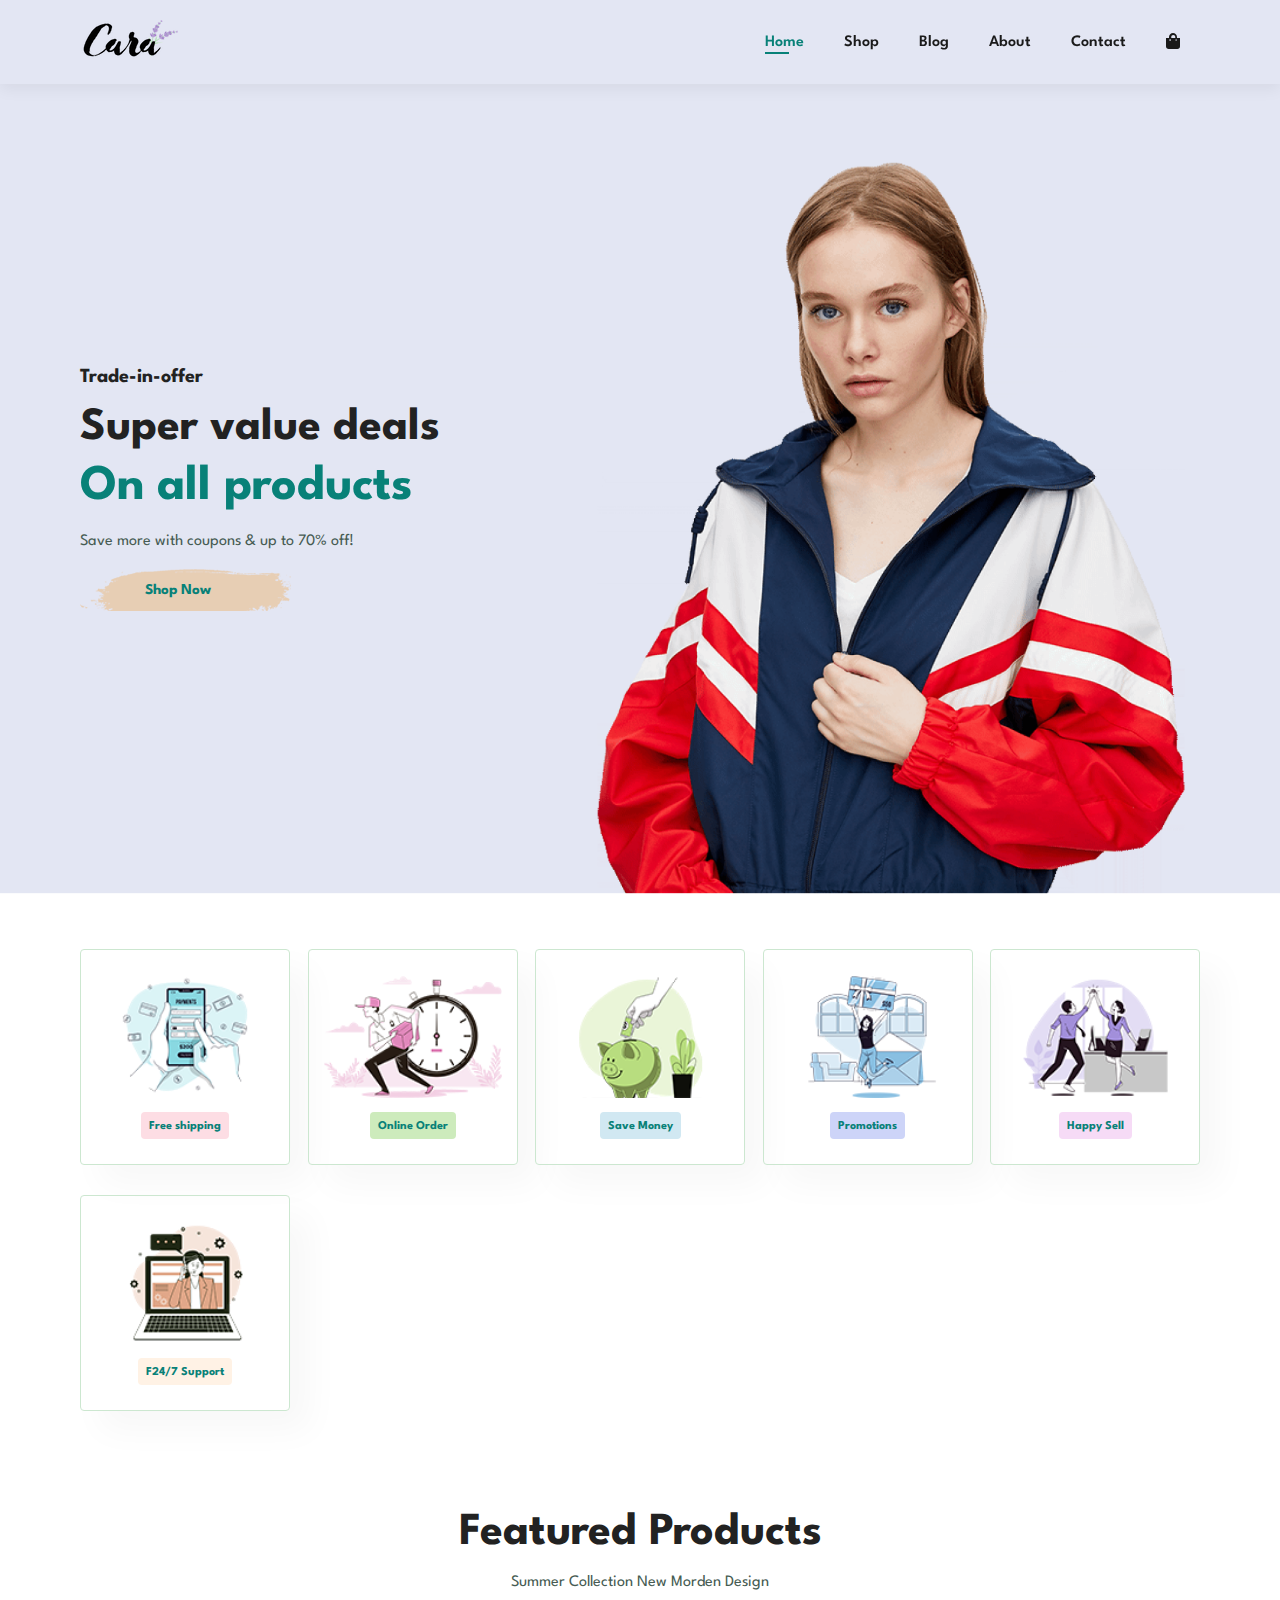
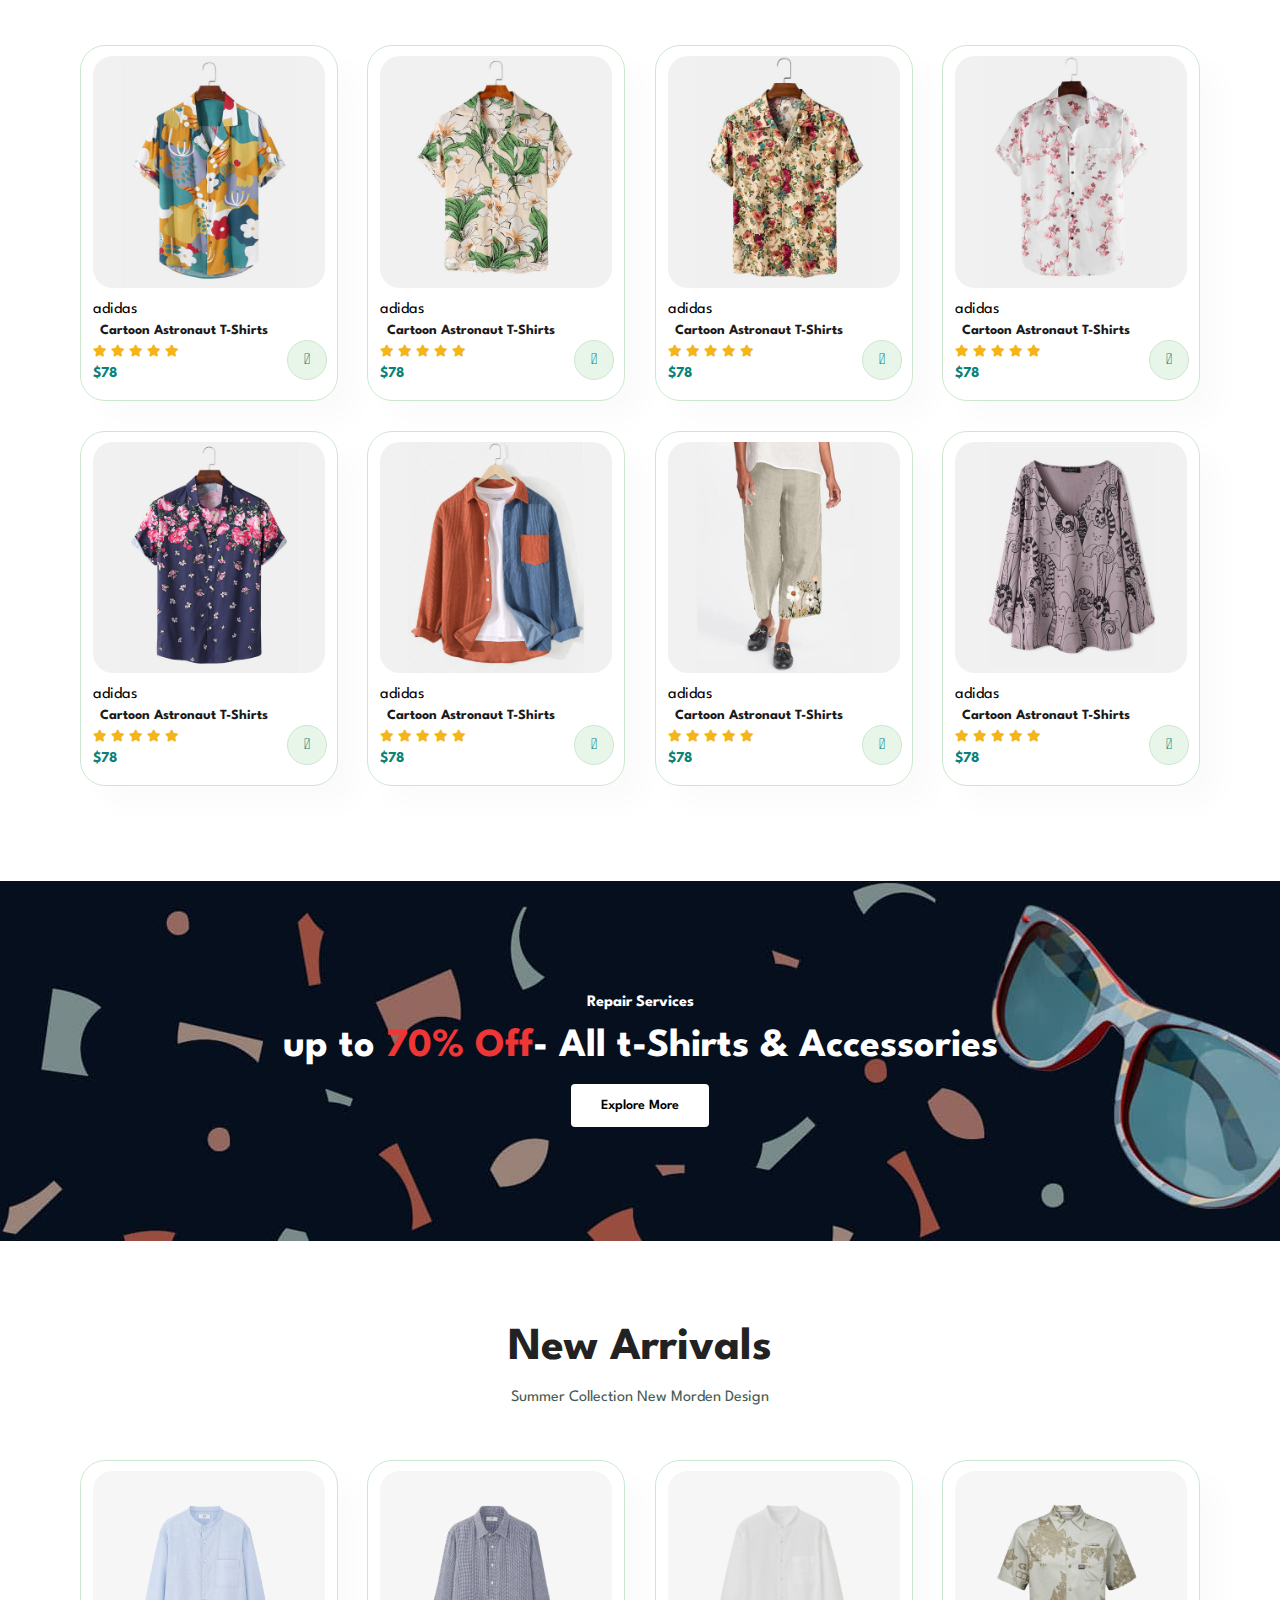
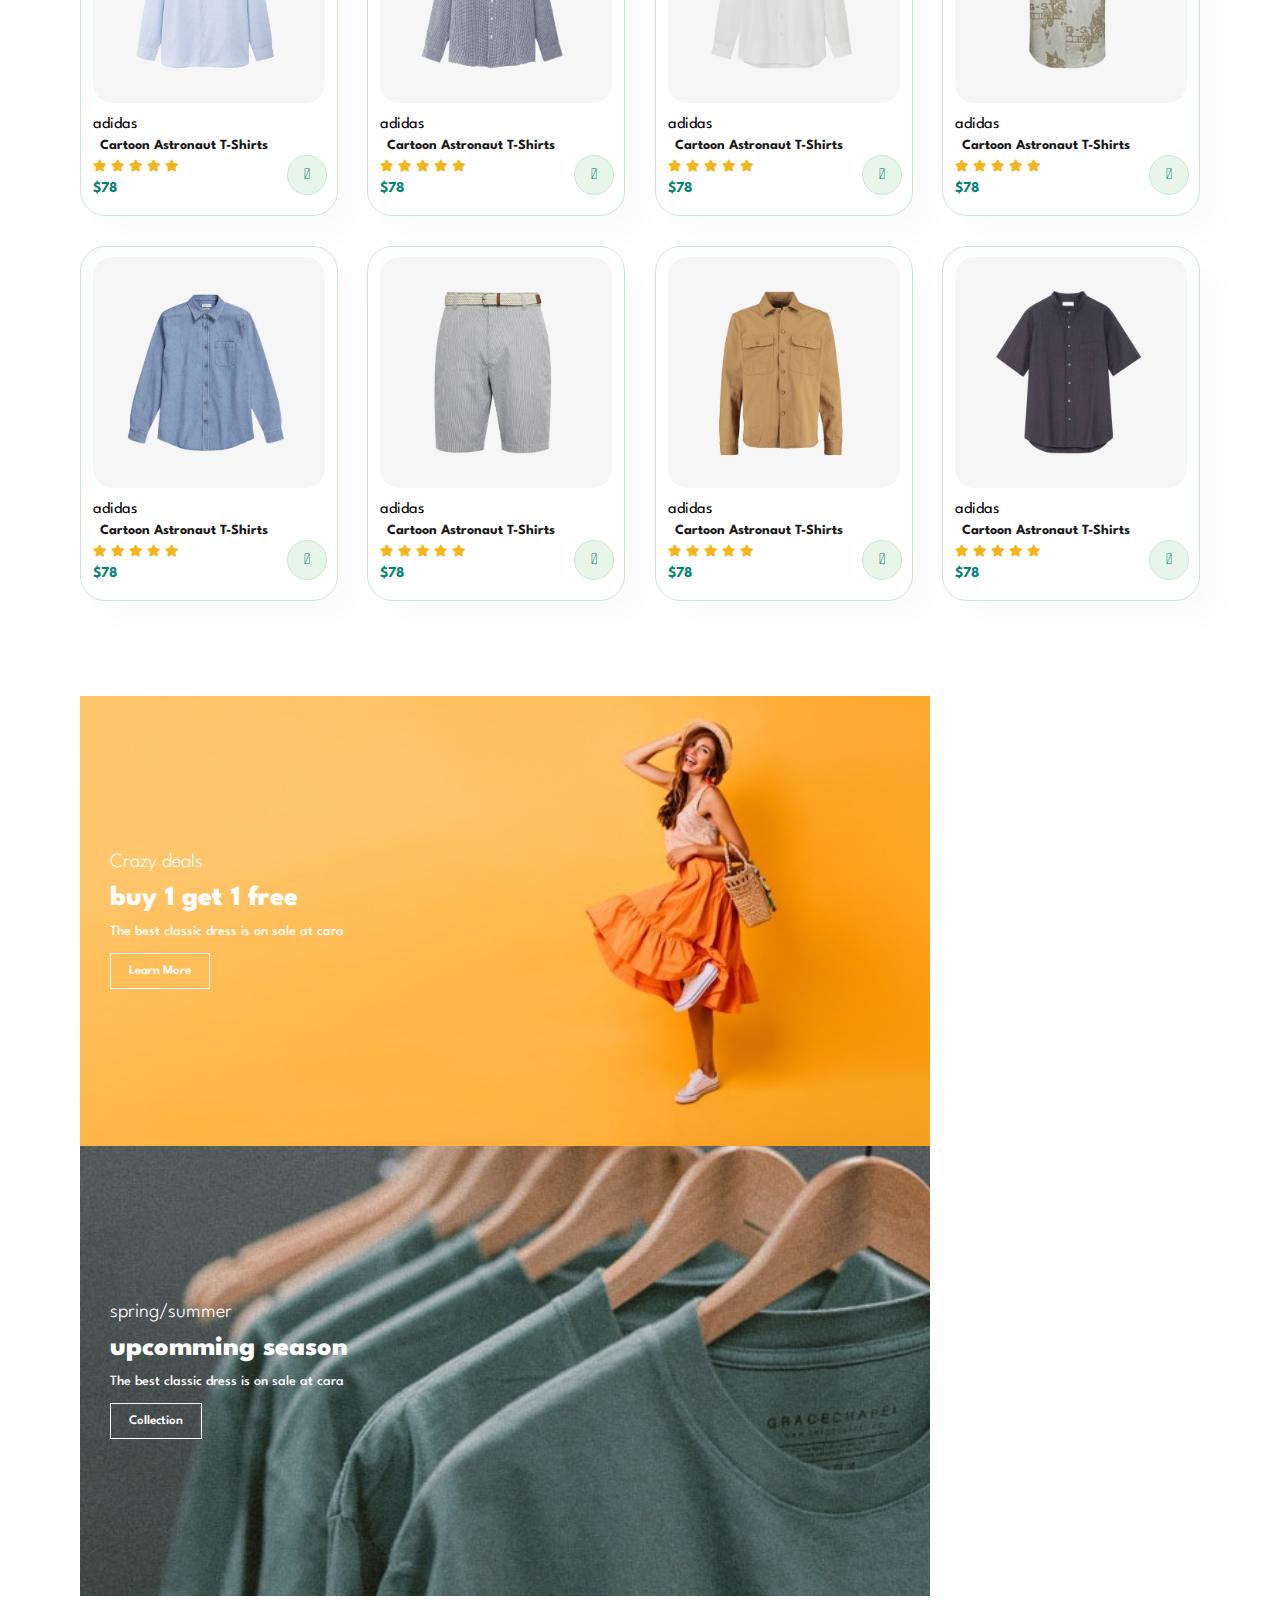
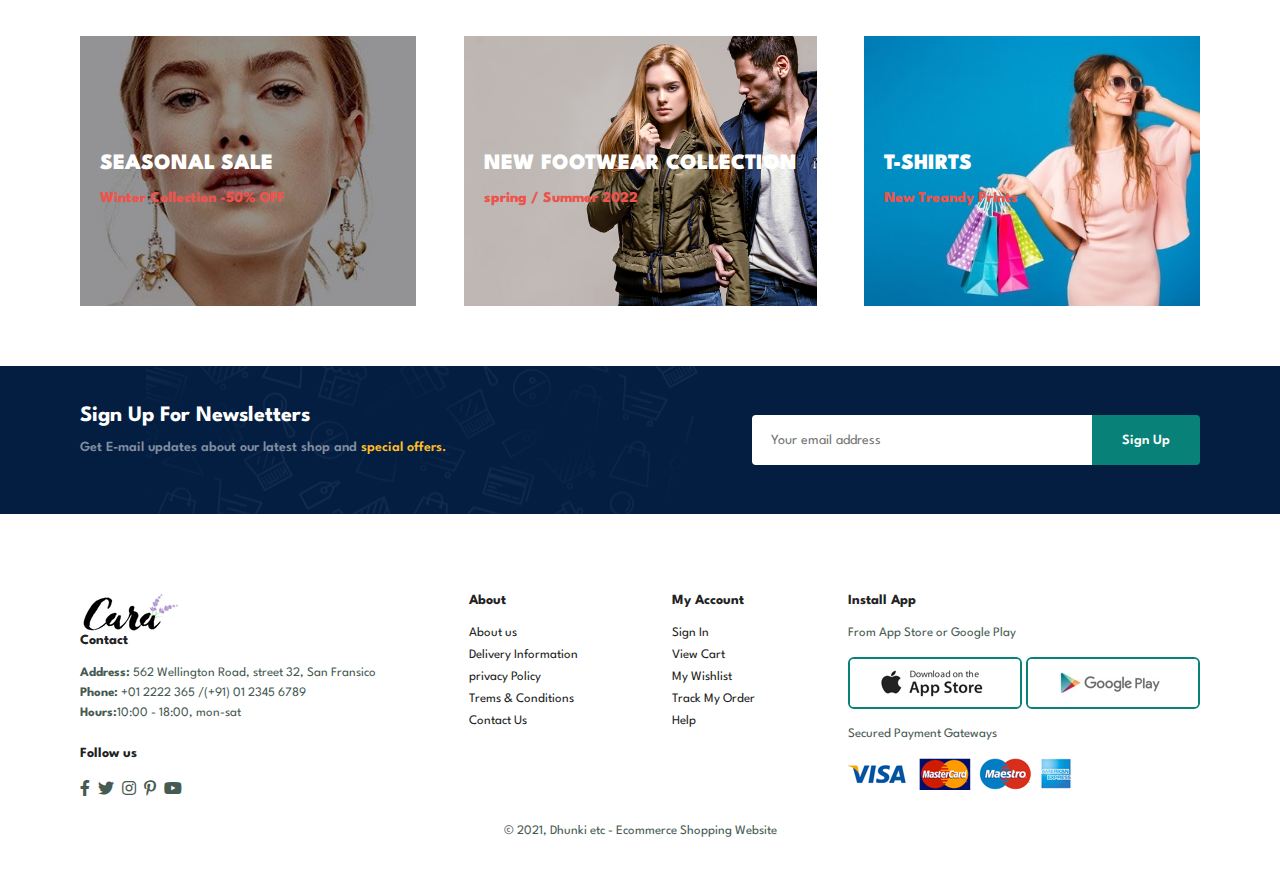
<file: index.html>
<!DOCTYPE html>
<html lang="en">
<head>
    <meta charset="UTF-8">
    <meta http-equiv="X-UA-Compatible" content="IE=edge">
    <meta name="viewport" content="width=device-width, initial-scale=1.0">
    <title>ECOMMERCE</title>
    <link rel="stylesheet" href="https://use.fontawesome.com/releases/v5.15.4/css/all.css"/>
    <link rel="stylesheet" href="style.css">
    
</head>
<body>

<section id="header">
    <a href="#"><img src="logo.png"class="logo" alt=""></a>

    <div>
        <ul id="navbar">
            <li><a class="active" href="index.html">Home</a></li>
            <li><a href="shop.html">Shop</a></li>
            <li><a href="blog.html">Blog</a></li>
            <li><a href="about.html">About</a></li>
            <li><a href="contact.html">Contact</a></li>
            <li><a href="cart.html"><i class="fa  fa-shopping-bag"></i></a></li>
        </ul>
    </div>
</section>

<section id="hero">
    <h4>Trade-in-offer</h4>
    <h2>Super value deals</h2>
    <h1>On all products</h1>
    <p>Save more with coupons & up to 70% off!</p>
    <button>Shop Now</button>
</section> 
 
<section id="feature" class="section-p1">
    <div class="fe-box">
        <img src="f1.png" alt="">
        <h6>Free shipping</h6>
    </div>
    <div class="fe-box">
        <img src="f2.png" alt="">
        <h6>Online Order</h6>
    </div>
    <div class="fe-box">
        <img src="f3.png" alt="">
        <h6>Save Money</h6>
    </div>
    <div class="fe-box">
        <img src="f4.png" alt="">
        <h6>Promotions</h6>
    </div>
    <div class="fe-box">
        <img src="f5.png" alt="">
        <h6>Happy Sell</h6>
    </div>
    <div class="fe-box">
        <img src="f6.png" alt="">
        <h6>F24/7 Support</h6>
    </div>
</section>

<section id="product1" class="section-p1">
    <h2>Featured Products</h2>
    <p>Summer Collection New Morden Design</p>
    <div class="pro-container">
        <div class="pro">
            <img src="f1.jpg" alt="">
            <div class="des">
               <span>adidas</span> 
               <h5>Cartoon Astronaut T-Shirts</h5>
               <div class="star">
                   <i class="fas fa-star"></i>
                   <i class="fas fa-star"></i>
                   <i class="fas fa-star"></i>
                   <i class="fas fa-star"></i>
                   <i class="fas fa-star"></i>
               </div>
               <h4>$78</h4>
            </div>
            <a href="#"><i class="fal fa-shopping-cart cart"></i></a>
        </div>
        <div class="pro">
            <img src="f2.jpg" alt="">
            <div class="des">
               <span>adidas</span> 
               <h5>Cartoon Astronaut T-Shirts</h5>
               <div class="star">
                   <i class="fas fa-star"></i>
                   <i class="fas fa-star"></i>
                   <i class="fas fa-star"></i>
                   <i class="fas fa-star"></i>
                   <i class="fas fa-star"></i>
               </div>
               <h4>$78</h4>
            </div>
            <a href="#"><i class="fal fa-shopping-cart cart"></i></a>
        </div>
        <div class="pro">
            <img src="f3.jpg" alt="">
            <div class="des">
               <span>adidas</span> 
               <h5>Cartoon Astronaut T-Shirts</h5>
               <div class="star">
                   <i class="fas fa-star"></i>
                   <i class="fas fa-star"></i>
                   <i class="fas fa-star"></i>
                   <i class="fas fa-star"></i>
                   <i class="fas fa-star"></i>
               </div>
               <h4>$78</h4>
            </div>
            <a href="#"><i class="fal fa-shopping-cart cart"></i></a>
        </div>
        <div class="pro">
            <img src="f4.jpg" alt="">
            <div class="des">
               <span>adidas</span> 
               <h5>Cartoon Astronaut T-Shirts</h5>
               <div class="star">
                   <i class="fas fa-star"></i>
                   <i class="fas fa-star"></i>
                   <i class="fas fa-star"></i>
                   <i class="fas fa-star"></i>
                   <i class="fas fa-star"></i>
               </div>
               <h4>$78</h4>
            </div>
            <a href="#"><i class="fal fa-shopping-cart cart"></i></a>
        </div>
        <div class="pro">
            <img src="f5.jpg" alt="">
            <div class="des">
               <span>adidas</span> 
               <h5>Cartoon Astronaut T-Shirts</h5>
               <div class="star">
                   <i class="fas fa-star"></i>
                   <i class="fas fa-star"></i>
                   <i class="fas fa-star"></i>
                   <i class="fas fa-star"></i>
                   <i class="fas fa-star"></i>
               </div>
               <h4>$78</h4>
            </div>
            <a href="#"><i class="fal fa-shopping-cart cart"></i></a>
        </div>
        <div class="pro">
            <img src="f6.jpg" alt="">
            <div class="des">
               <span>adidas</span> 
               <h5>Cartoon Astronaut T-Shirts</h5>
               <div class="star">
                   <i class="fas fa-star"></i>
                   <i class="fas fa-star"></i>
                   <i class="fas fa-star"></i>
                   <i class="fas fa-star"></i>
                   <i class="fas fa-star"></i>
               </div>
               <h4>$78</h4>
            </div>
            <a href="#"><i class="fal fa-shopping-cart cart"></i></a>
        </div>
        <div class="pro">
            <img src="f7.jpg" alt="">
            <div class="des">
               <span>adidas</span> 
               <h5>Cartoon Astronaut T-Shirts</h5>
               <div class="star">
                   <i class="fas fa-star"></i>
                   <i class="fas fa-star"></i>
                   <i class="fas fa-star"></i>
                   <i class="fas fa-star"></i>
                   <i class="fas fa-star"></i>
               </div>
               <h4>$78</h4>
            </div>
            <a href="#"><i class="fal fa-shopping-cart cart"></i></a>
        </div>
        <div class="pro">
            <img src="f8.jpg" alt="">
            <div class="des">
               <span>adidas</span> 
               <h5>Cartoon Astronaut T-Shirts</h5>
               <div class="star">
                   <i class="fas fa-star"></i>
                   <i class="fas fa-star"></i>
                   <i class="fas fa-star"></i>
                   <i class="fas fa-star"></i>
                   <i class="fas fa-star"></i>
               </div>
               <h4>$78</h4>
            </div>
            <a href="#"><i class="fal fa-shopping-cart cart"></i></a>
        </div>
    </div>
</section>

<section id="banner" class="section-m1">
    <h4>Repair Services</h4>
    <h2>up to <span>70% Off</span>- All t-Shirts & Accessories</h2>
    <button class="normal">Explore More</button>
</section>

<section id="product1" class="section-p1">
    <h2>New Arrivals</h2>
    <p>Summer Collection New Morden Design</p>
    <div class="pro-container">
        <div class="pro">
            <img src="n1.jpg" alt="">
            <div class="des">
               <span>adidas</span> 
               <h5>Cartoon Astronaut T-Shirts</h5>
               <div class="star">
                   <i class="fas fa-star"></i>
                   <i class="fas fa-star"></i>
                   <i class="fas fa-star"></i>
                   <i class="fas fa-star"></i>
                   <i class="fas fa-star"></i>
               </div>
               <h4>$78</h4>
            </div>
            <a href="#"><i class="fal fa-shopping-cart cart"></i></a>
        </div>
        <div class="pro">
            <img src="n2.jpg" alt="">
            <div class="des">
               <span>adidas</span> 
               <h5>Cartoon Astronaut T-Shirts</h5>
               <div class="star">
                   <i class="fas fa-star"></i>
                   <i class="fas fa-star"></i>
                   <i class="fas fa-star"></i>
                   <i class="fas fa-star"></i>
                   <i class="fas fa-star"></i>
               </div>
               <h4>$78</h4>
            </div>
            <a href="#"><i class="fal fa-shopping-cart cart"></i></a>
        </div>
        <div class="pro">
            <img src="n3.jpg" alt="">
            <div class="des">
               <span>adidas</span> 
               <h5>Cartoon Astronaut T-Shirts</h5>
               <div class="star">
                   <i class="fas fa-star"></i>
                   <i class="fas fa-star"></i>
                   <i class="fas fa-star"></i>
                   <i class="fas fa-star"></i>
                   <i class="fas fa-star"></i>
               </div>
               <h4>$78</h4>
            </div>
            <a href="#"><i class="fal fa-shopping-cart cart"></i></a>
        </div>
        <div class="pro">
            <img src="n4.jpg" alt="">
            <div class="des">
               <span>adidas</span> 
               <h5>Cartoon Astronaut T-Shirts</h5>
               <div class="star">
                   <i class="fas fa-star"></i>
                   <i class="fas fa-star"></i>
                   <i class="fas fa-star"></i>
                   <i class="fas fa-star"></i>
                   <i class="fas fa-star"></i>
               </div>
               <h4>$78</h4>
            </div>
            <a href="#"><i class="fal fa-shopping-cart cart"></i></a>
        </div>
        <div class="pro">
            <img src="n5.jpg" alt="">
            <div class="des">
               <span>adidas</span> 
               <h5>Cartoon Astronaut T-Shirts</h5>
               <div class="star">
                   <i class="fas fa-star"></i>
                   <i class="fas fa-star"></i>
                   <i class="fas fa-star"></i>
                   <i class="fas fa-star"></i>
                   <i class="fas fa-star"></i>
               </div>
               <h4>$78</h4>
            </div>
            <a href="#"><i class="fal fa-shopping-cart cart"></i></a>
        </div>
        <div class="pro">
            <img src="n6.jpg" alt="">
            <div class="des">
               <span>adidas</span> 
               <h5>Cartoon Astronaut T-Shirts</h5>
               <div class="star">
                   <i class="fas fa-star"></i>
                   <i class="fas fa-star"></i>
                   <i class="fas fa-star"></i>
                   <i class="fas fa-star"></i>
                   <i class="fas fa-star"></i>
               </div>
               <h4>$78</h4>
            </div>
            <a href="#"><i class="fal fa-shopping-cart cart"></i></a>
        </div>
        <div class="pro">
            <img src="n7.jpg" alt="">
            <div class="des">
               <span>adidas</span> 
               <h5>Cartoon Astronaut T-Shirts</h5>
               <div class="star">
                   <i class="fas fa-star"></i>
                   <i class="fas fa-star"></i>
                   <i class="fas fa-star"></i>
                   <i class="fas fa-star"></i>
                   <i class="fas fa-star"></i>
               </div>
               <h4>$78</h4>
            </div>
            <a href="#"><i class="fal fa-shopping-cart cart"></i></a>
        </div>
        <div class="pro">
            <img src="n8.jpg" alt="">
            <div class="des">
               <span>adidas</span> 
               <h5>Cartoon Astronaut T-Shirts</h5>
               <div class="star">
                   <i class="fas fa-star"></i>
                   <i class="fas fa-star"></i>
                   <i class="fas fa-star"></i>
                   <i class="fas fa-star"></i>
                   <i class="fas fa-star"></i>
               </div>
               <h4>$78</h4>
            </div>
            <a href="#"><i class="fal fa-shopping-cart cart"></i></a>
        </div>
    </div>
</section>

<section id="sm-banner" class="section-p1">
    <div class="banner-box">
        <h4>Crazy deals</h4>
        <h2>buy 1 get 1 free</h2>
        <span>The best classic dress is on sale at cara</span>
        <button class="white">Learn More</button>
    </div>
    <div class="banner-box banner-box2">
        <h4>spring/summer</h4>
        <h2>upcomming season</h2>
        <span>The best classic dress is on sale at cara</span>
        <button class="white">Collection</button>
    </div>
</section>

<section id="banner3">
    <div class="banner-box">
        <h2>SEASONAL SALE</h2>
        <h3>Winter Collection -50% OFF</h3>
    </div>
    <div class="banner-box banner-box2">
        <h2>NEW FOOTWEAR COLLECTION</h2>
        <h3>spring / Summer 2022</h3>
    </div>
    <div class="banner-box banner-box3">
        <h2>T-SHIRTS</h2>
        <h3>New Treandy Prints</h3>
    </div>
</section>

<section id="newsletter" class="section-p1 section-m1">
    <div class="newstext">
        <h4>Sign Up For Newsletters</h4>
        <p>Get E-mail updates about our latest shop and <span>special offers.</span></p>
    </div>
    <div class="form">
        <input type="text" placeholder="Your email address">
        <button class="normal">Sign Up</button>
    </div>
</section>

<footer class="section-p1">
    <div class="col">
        <img src="logo.png" alt="">
        <h4>Contact</h4>
        <p> <strong>Address: </strong>562 Wellington Road, street 32, San Fransico</p>
        <p><strong>Phone:</strong> +01 2222 365 /(+91) 01 2345 6789</p>
        <p><strong>Hours:</strong>10:00 - 18:00, mon-sat</p>
        <div class="follow">
            <h4>Follow us</h4>
            <div class="icon">
                <i class="fab fa-facebook-f"></i>
                <i class="fab fa-twitter"></i>
                <i class="fab fa-instagram"></i>
                <i class="fab fa-pinterest-p"></i>
                <i class="fab fa-youtube"></i>
            </div>
        </div>
    </div>

    <div class="col">
        <h4>About</h4>
        <a href="#">About us</a>
        <a href="#">Delivery Information</a>
        <a href="#">privacy Policy</a>
        <a href="#">Trems & Conditions</a>
        <a href="#">Contact Us</a>
    </div>

    <div class="col">
        <h4>My Account</h4>
        <a href="#">Sign In</a>
        <a href="#">View Cart</a>
        <a href="#">My Wishlist</a>
        <a href="#">Track My Order</a>
        <a href="#">Help</a>
    </div>

    <div class="col install">
        <h4>Install App</h4>
        <p>From App Store or Google Play</p>
        <div class="row">
            <img src="app.jpg" alt="">
            <img src="play.jpg" alt="">
        </div>
        <p>Secured Payment Gateways</p>
        <img src="pay.png" alt="">
    </div>

     <div class="copyright">
         <p>© 2021, Dhunki etc - Ecommerce Shopping Website </p>
     </div>
</footer>

    <script src="script.js"></script>
</body>
</html>
</file>
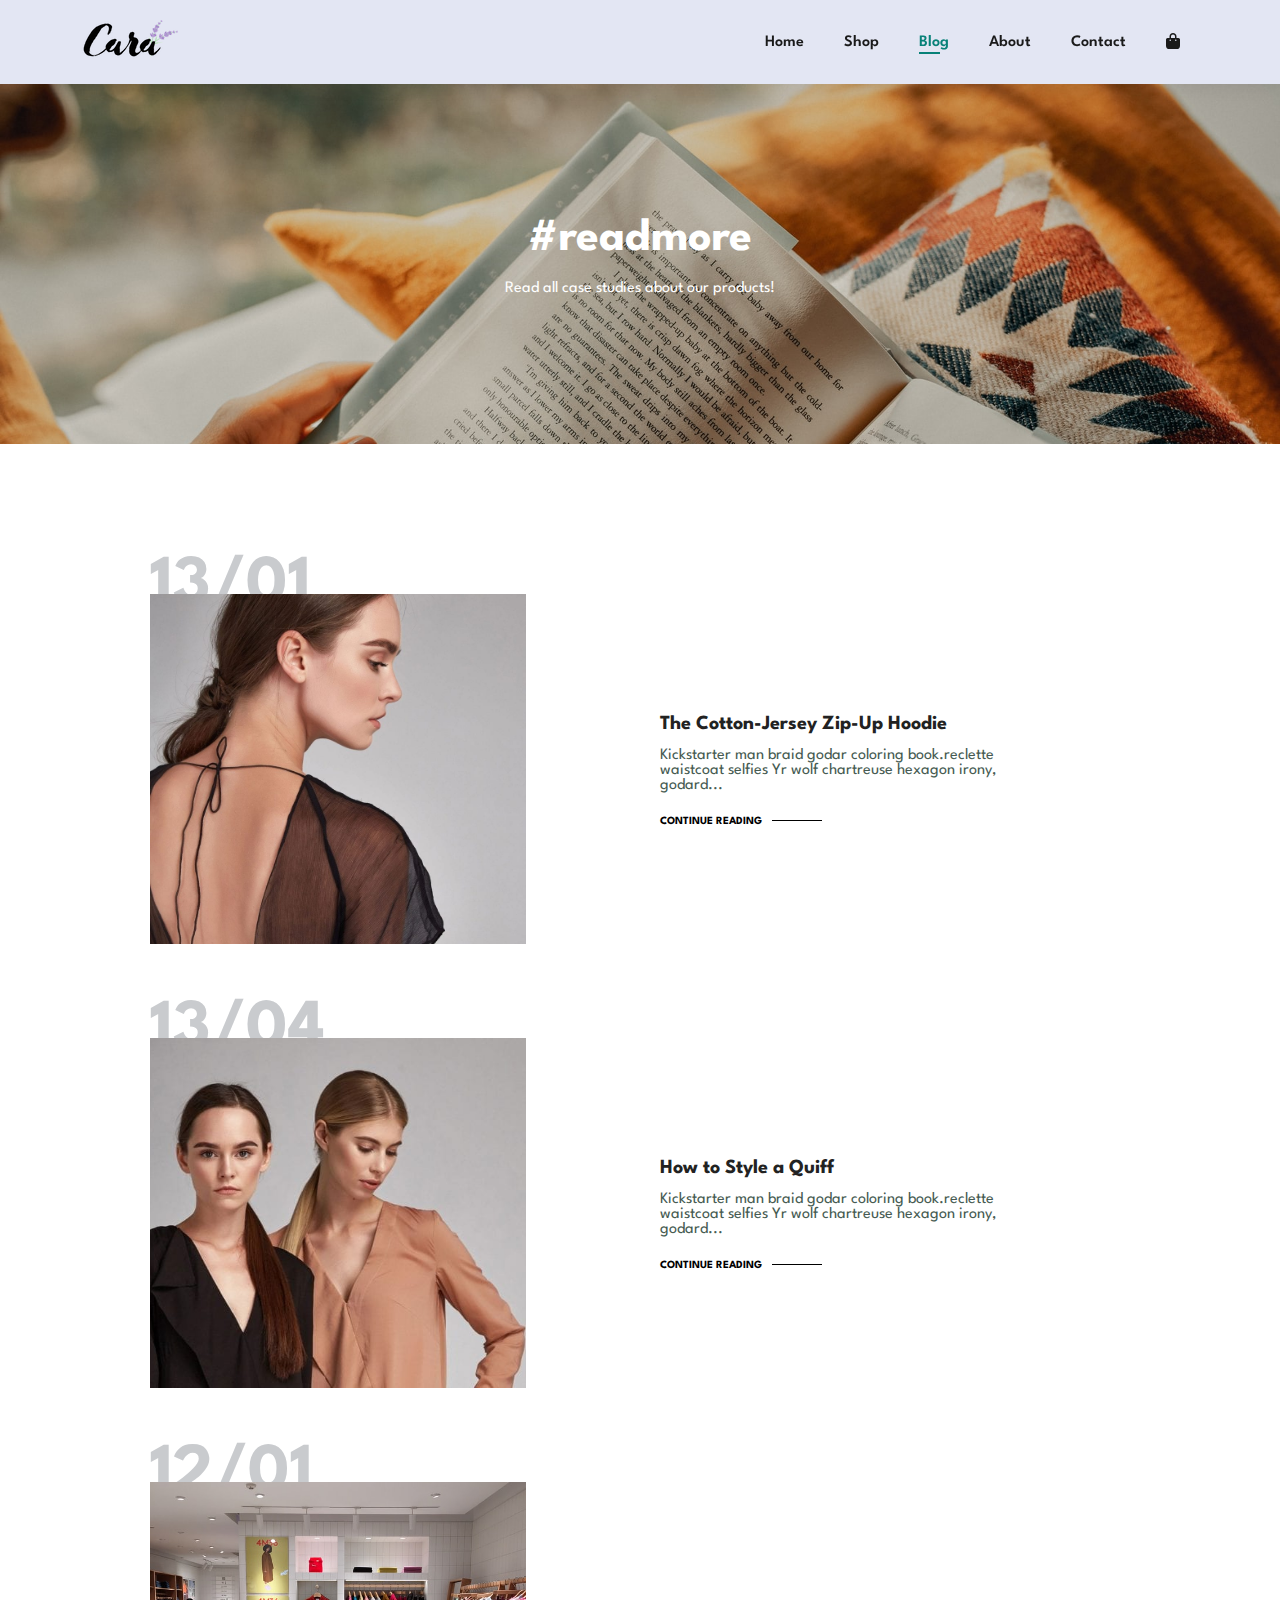
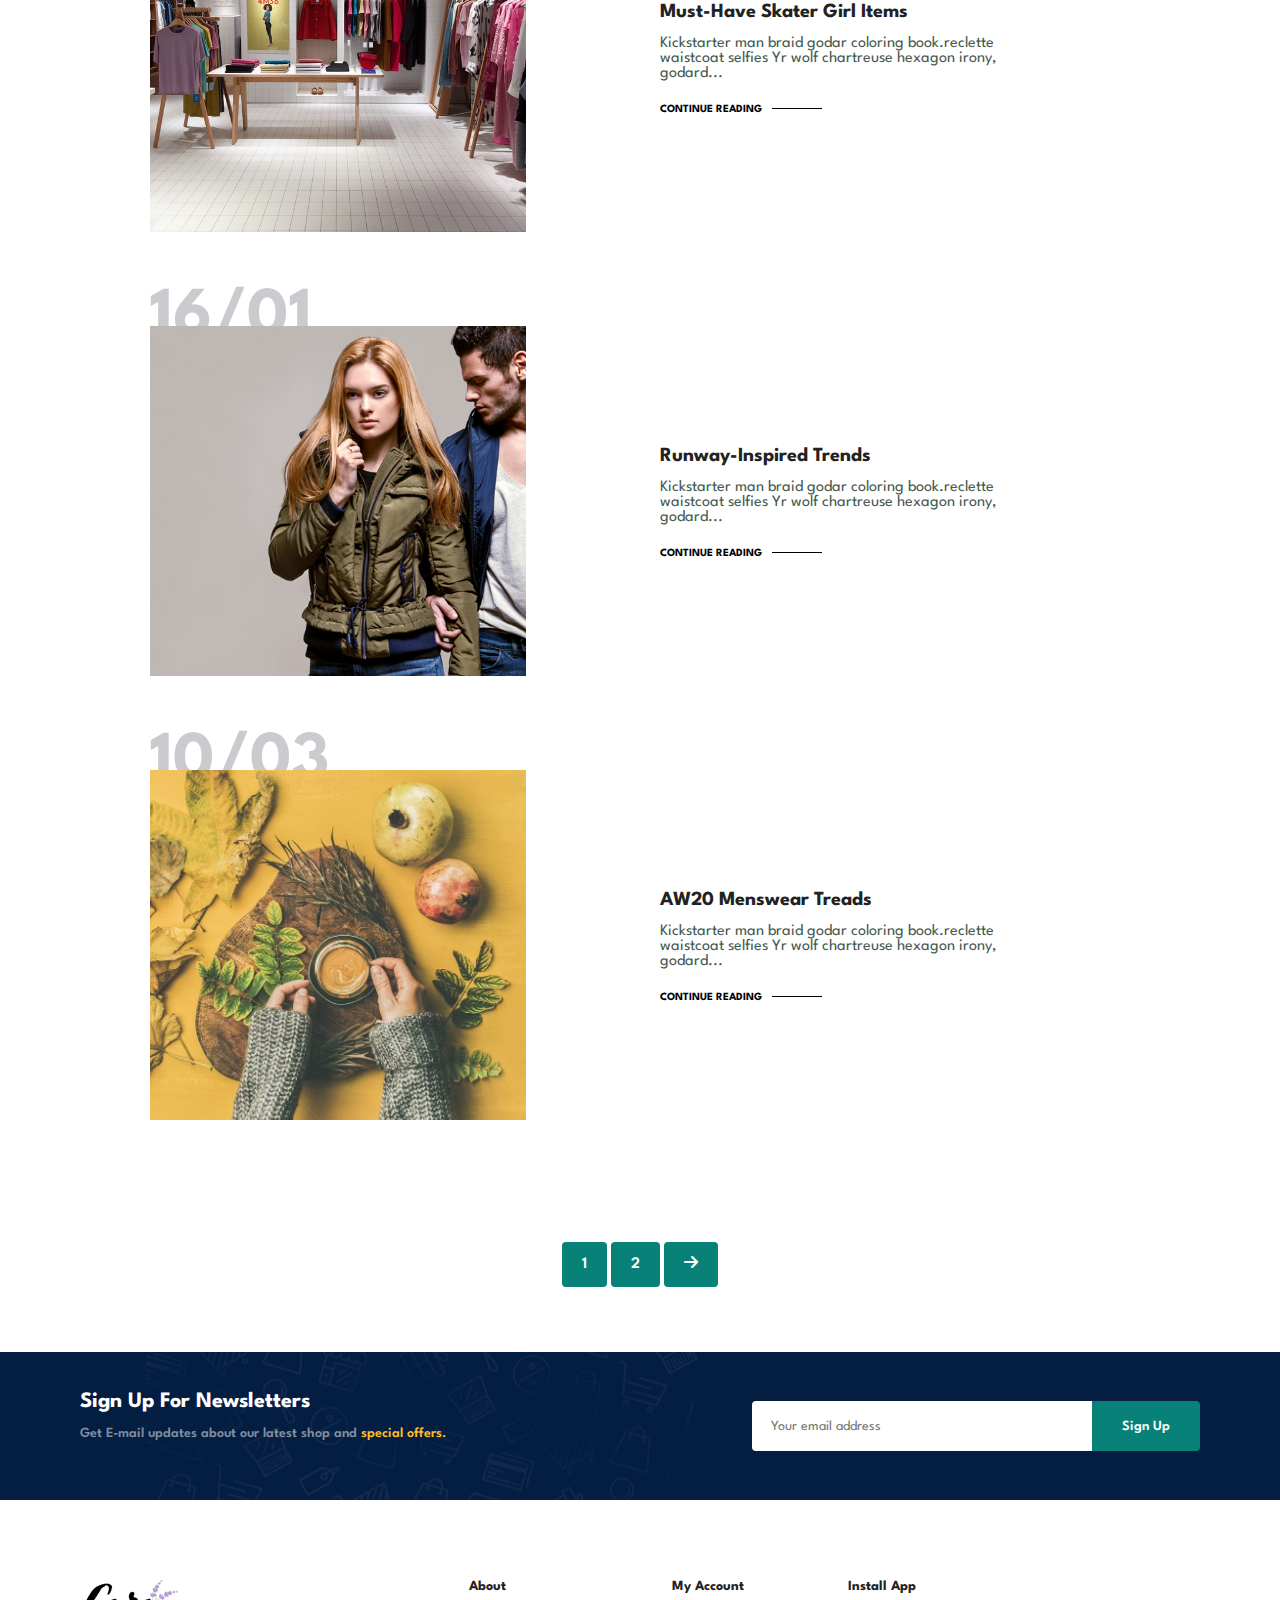
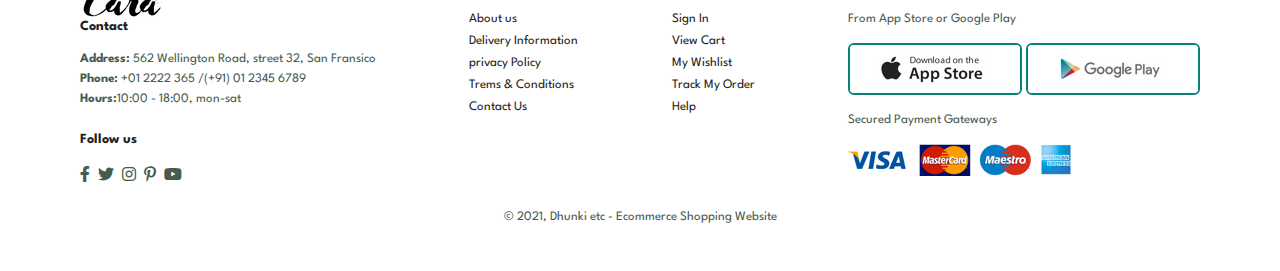
<file: blog.html>
<!DOCTYPE html>
<html lang="en">

<head>
    <meta charset="UTF-8">
    <meta http-equiv="X-UA-Compatible" content="IE=edge">
    <meta name="viewport" content="width=device-width, initial-scale=1.0">
    <title>ECOMMERCE</title>
    <link rel="stylesheet" href="https://use.fontawesome.com/releases/v5.15.4/css/all.css" />
    <link rel="stylesheet" href="https://cdnjs.cloudflare.com/ajax/libs/font-awesome/6.0.0/css/all.min.css"
        integrity="sha512-9usAa10IRO0HhonpyAIVpjrylPvoDwiPUiKdWk5t3PyolY1cOd4DSE0Ga+ri4AuTroPR5aQvXU9xC6qOPnzFeg=="
        crossorigin="anonymous" referrerpolicy="no-referrer" />
    <link rel="stylesheet" href="style.css">

</head>

<body>

    <section id="header">
        <a href="#"><img src="logo.png" class="logo" alt=""></a>

        <div>
            <ul id="navbar">
                <li><a href="index.html">Home</a></li>
                <li><a href="shop.html">Shop</a></li>
                <li><a class="active" href="blog.html">Blog</a></li>
                <li><a href="about.html">About</a></li>
                <li><a href="contact.html">Contact</a></li>
                <li><a href="cart.html"><i class="fa  fa-shopping-bag"></i></a></li>
            </ul>
        </div>
    </section>

    <section id="page-header" class="blog-header">
        <h2>#readmore</h2>
        <p>Read all case studies about our products!</p>
    </section>

    <section id="blog">
        <div class="blog-box">
            <div class="blog-img">
                <img src="b11.jpg" alt="">
            </div>
            <div class="blog-details">
                <h4>The Cotton-Jersey Zip-Up Hoodie</h4>
                <p>Kickstarter man braid godar coloring book.reclette <br>
                waistcoat selfies Yr wolf chartreuse hexagon irony, <br>
                godard...</p>
                <a href="#">CONTINUE READING</a>
            </div>
            <h1>13/01</h1>
        </div>
        <div class="blog-box">
            <div class="blog-img">
                <img src="b22.jpg" alt="">
            </div>
            <div class="blog-details">
                <h4>How to Style a Quiff</h4>
                <p>Kickstarter man braid godar coloring book.reclette <br>
                waistcoat selfies Yr wolf chartreuse hexagon irony, <br>
                godard...</p>
                <a href="#">CONTINUE READING</a>
            </div>
            <h1>13/04</h1>
        </div>
        <div class="blog-box">
            <div class="blog-img">
                <img src="b3.jpg" alt="">
            </div>
            <div class="blog-details">
                <h4>Must-Have Skater Girl Items</h4>
                <p>Kickstarter man braid godar coloring book.reclette <br>
                waistcoat selfies Yr wolf chartreuse hexagon irony, <br>
                godard...</p>
                <a href="#">CONTINUE READING</a>
            </div>
            <h1>12/01</h1>
        </div>
        <div class="blog-box">
            <div class="blog-img">
                <img src="b4.jpg" alt="">
            </div>
            <div class="blog-details">
                <h4>Runway-Inspired Trends</h4>
                <p>Kickstarter man braid godar coloring book.reclette <br>
                waistcoat selfies Yr wolf chartreuse hexagon irony, <br>
                godard...</p>
                <a href="#">CONTINUE READING</a>
            </div>
            <h1>16/01</h1>
        </div>
        <div class="blog-box">
            <div class="blog-img">
                <img src="b6.jpg" alt="">
            </div>
            <div class="blog-details">
                <h4>AW20 Menswear Treads</h4>
                <p>Kickstarter man braid godar coloring book.reclette <br>
                waistcoat selfies Yr wolf chartreuse hexagon irony, <br>
                godard...</p>
                <a href="#">CONTINUE READING</a>
            </div>
            <h1>10/03</h1>
        </div>
    </section>

    <div id="pagination" class="section-p1">
        <a href="#">1</a>
        <a href="#">2</a>
        <a href="#"><i class="fa-solid fa-arrow-right"></i></a>
    </div>

    <section id="newsletter" class="section-p1 section-m1">
        <div class="newstext">
            <h4>Sign Up For Newsletters</h4>
            <p>Get E-mail updates about our latest shop and <span>special offers.</span></p>
        </div>
        <div class="form">
            <input type="text" placeholder="Your email address">
            <button class="normal">Sign Up</button>
        </div>
    </section>

    <footer class="section-p1">
        <div class="col">
            <img src="logo.png" alt="">
            <h4>Contact</h4>
            <p> <strong>Address: </strong>562 Wellington Road, street 32, San Fransico</p>
            <p><strong>Phone:</strong> +01 2222 365 /(+91) 01 2345 6789</p>
            <p><strong>Hours:</strong>10:00 - 18:00, mon-sat</p>
            <div class="follow">
                <h4>Follow us</h4>
                <div class="icon">
                    <i class="fab fa-facebook-f"></i>
                    <i class="fab fa-twitter"></i>
                    <i class="fab fa-instagram"></i>
                    <i class="fab fa-pinterest-p"></i>
                    <i class="fab fa-youtube"></i>
                </div>
            </div>
        </div>

        <div class="col">
            <h4>About</h4>
            <a href="#">About us</a>
            <a href="#">Delivery Information</a>
            <a href="#">privacy Policy</a>
            <a href="#">Trems & Conditions</a>
            <a href="#">Contact Us</a>
        </div>

        <div class="col">
            <h4>My Account</h4>
            <a href="#">Sign In</a>
            <a href="#">View Cart</a>
            <a href="#">My Wishlist</a>
            <a href="#">Track My Order</a>
            <a href="#">Help</a>
        </div>

        <div class="col install">
            <h4>Install App</h4>
            <p>From App Store or Google Play</p>
            <div class="row">
                <img src="app.jpg" alt="">
                <img src="play.jpg" alt="">
            </div>
            <p>Secured Payment Gateways</p>
            <img src="pay.png" alt="">
        </div>

        <div class="copyright">
            <p>© 2021, Dhunki etc - Ecommerce Shopping Website </p>
        </div>
    </footer>

    <script src="script.js"></script>
</body>

</html>
</file>
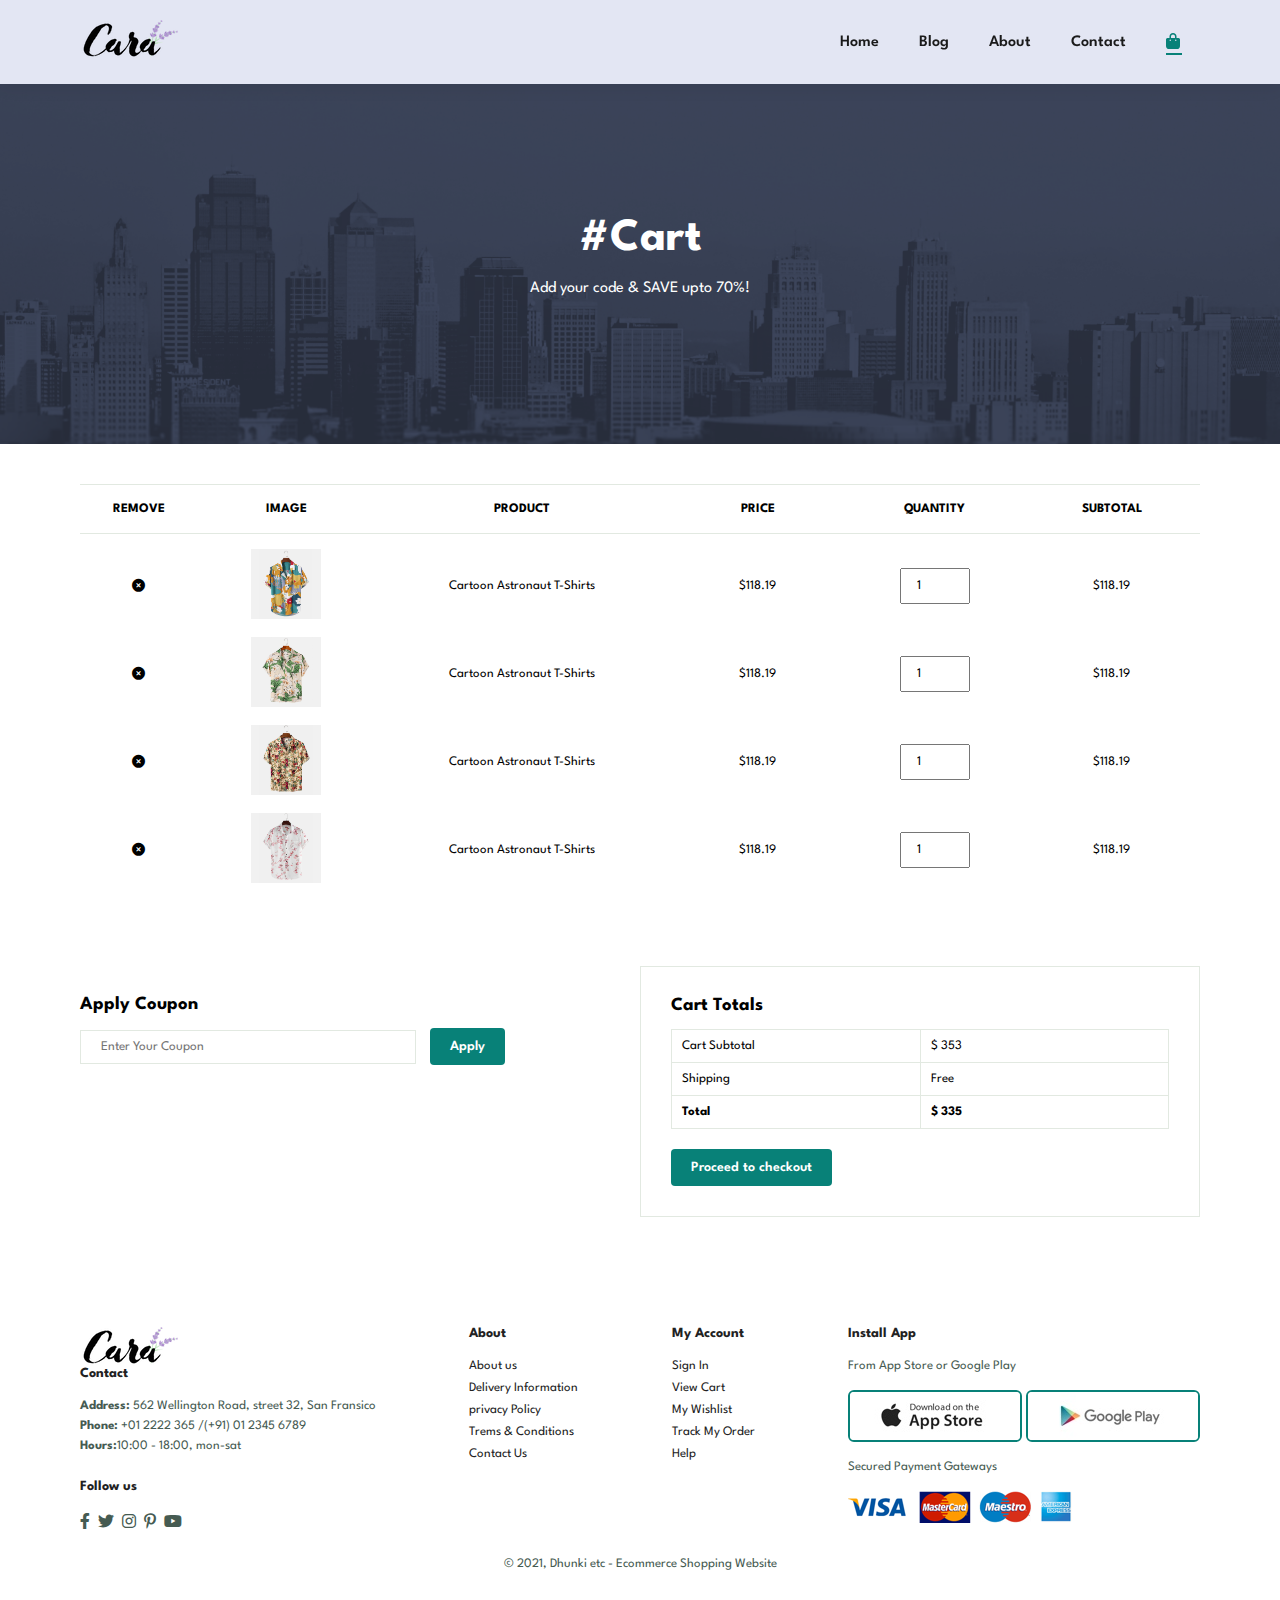
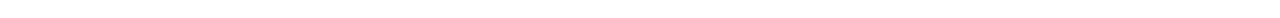
<file: cart.html>
<!DOCTYPE html>
<html lang="en">

<head>
    <meta charset="UTF-8">
    <meta http-equiv="X-UA-Compatible" content="IE=edge">
    <meta name="viewport" content="width=device-width, initial-scale=1.0">
    <title>ECOMMERCE</title>
    <link rel="stylesheet" href="https://use.fontawesome.com/releases/v5.15.4/css/all.css" />
    <link rel="stylesheet" href="https://cdnjs.cloudflare.com/ajax/libs/font-awesome/6.0.0/css/all.min.css"
        integrity="sha512-9usAa10IRO0HhonpyAIVpjrylPvoDwiPUiKdWk5t3PyolY1cOd4DSE0Ga+ri4AuTroPR5aQvXU9xC6qOPnzFeg=="
        crossorigin="anonymous" referrerpolicy="no-referrer" />
    <link rel="stylesheet" href="style.css">

</head>

<body>

    <section id="header"> 
        <a href="#"><img src="logo.png" class="logo" alt=""></a>

        <div>
            <ul id="navbar">
                <li><a href="index.html">Home</a></li>
                <li><a href="blog.html">Blog</a></li>
                <li><a href="about.html">About</a></li>
                <li><a href="contact.html">Contact</a></li>
                <li id="lg-bag"><a class="active" href="cart.html"><i class="fa  fa-shopping-bag"></i></a></li>
            </ul>
        </div>
    </section> 

    <section id="page-header" class="about-header">
        <h2>#Cart</h2>
        <p>Add your code & SAVE upto 70%!</p>
    </section>

    <section id="cart" class="section-p1">
        <table width="100%">
            <thead>
                <tr>
                    <td>REMOVE</td>
                    <td>IMAGE</td>
                    <td>PRODUCT</td>
                    <td>PRICE</td>
                    <td>QUANTITY</td>
                    <td>SUBTOTAL</td>
                </tr>
            </thead>
            <tbody>
                <tr>
                    <td><i class="fa-solid fa-circle-xmark"></i></a></td>
                    <td><img src="f1.jpg" alt=""></td>
                    <td>Cartoon Astronaut T-Shirts</td>
                    <td>$118.19</td>
                    <td><input type="number" value="1"></td>
                    <td>$118.19</td>
                </tr>
                <tr>
                    <td><i class="fa-solid fa-circle-xmark"></i></a></td>
                    <td><img src="f2.jpg" alt=""></td>
                    <td>Cartoon Astronaut T-Shirts</td>
                    <td>$118.19</td>
                    <td><input type="number" value="1"></td>
                    <td>$118.19</td>
                </tr>
                <tr>
                    <td><i class="fa-solid fa-circle-xmark"></i></a></td>
                    <td><img src="f3.jpg" alt=""></td>
                    <td>Cartoon Astronaut T-Shirts</td>
                    <td>$118.19</td>
                    <td><input type="number" value="1"></td>
                    <td>$118.19</td>
                </tr>
                <tr>
                    <td><i class="fa-solid fa-circle-xmark"></i></a></td>
                    <td><img src="f4.jpg" alt=""></td>
                    <td>Cartoon Astronaut T-Shirts</td>
                    <td>$118.19</td>
                    <td><input type="number" value="1"></td>
                    <td>$118.19</td>
                </tr>
            </tbody>
        </table>
    </section>

    <section id="cart-add" class="section-p1">
        <div id="coupon">
            <h3>Apply Coupon</h3>
            <div>
                <input type="text" placeholder="Enter Your Coupon">
                <button class="normal">Apply</button>
            </div>
        </div>

        <div id="subtotal">
            <h3>Cart Totals</h3>
            <table>
                <tr>
                    <td>Cart Subtotal</td>
                    <td>$ 353</td>
                </tr>
                <tr>
                    <td>Shipping</td>
                    <td>Free</td>
                </tr>
                <tr>
                    <td><strong>Total</strong></td>
                    <td><strong>$ 335</strong></td>
                </tr>
            </table>
            <button class="normal">Proceed to checkout</button>
        </div>
    </section>

    <footer class="section-p1"> 
        <div class="col">
            <img src="logo.png" alt="">
            <h4>Contact</h4>
            <p> <strong>Address: </strong>562 Wellington Road, street 32, San Fransico</p>
            <p><strong>Phone:</strong> +01 2222 365 /(+91) 01 2345 6789</p>
            <p><strong>Hours:</strong>10:00 - 18:00, mon-sat</p>
            <div class="follow">
                <h4>Follow us</h4>
                <div class="icon">
                    <i class="fab fa-facebook-f"></i>
                    <i class="fab fa-twitter"></i>
                    <i class="fab fa-instagram"></i>
                    <i class="fab fa-pinterest-p"></i>
                    <i class="fab fa-youtube"></i>
                </div>
            </div>
        </div>

        <div class="col">
            <h4>About</h4>
            <a href="#">About us</a>
            <a href="#">Delivery Information</a>
            <a href="#">privacy Policy</a>
            <a href="#">Trems & Conditions</a>
            <a href="#">Contact Us</a>
        </div>

        <div class="col">
            <h4>My Account</h4>
            <a href="#">Sign In</a>
            <a href="#">View Cart</a>
            <a href="#">My Wishlist</a>
            <a href="#">Track My Order</a>
            <a href="#">Help</a>
        </div>

        <div class="col install">
            <h4>Install App</h4>
            <p>From App Store or Google Play</p>
            <div class="row">
                <img src="app.jpg" alt="">
                <img src="play.jpg" alt="">
            </div>
            <p>Secured Payment Gateways</p>
            <img src="pay.png" alt="">
        </div>

        <div class="copyright">
            <p>© 2021, Dhunki etc - Ecommerce Shopping Website </p>
        </div>
    </footer>

    <script src="script.js"></script>
</body>

</html>
</file>
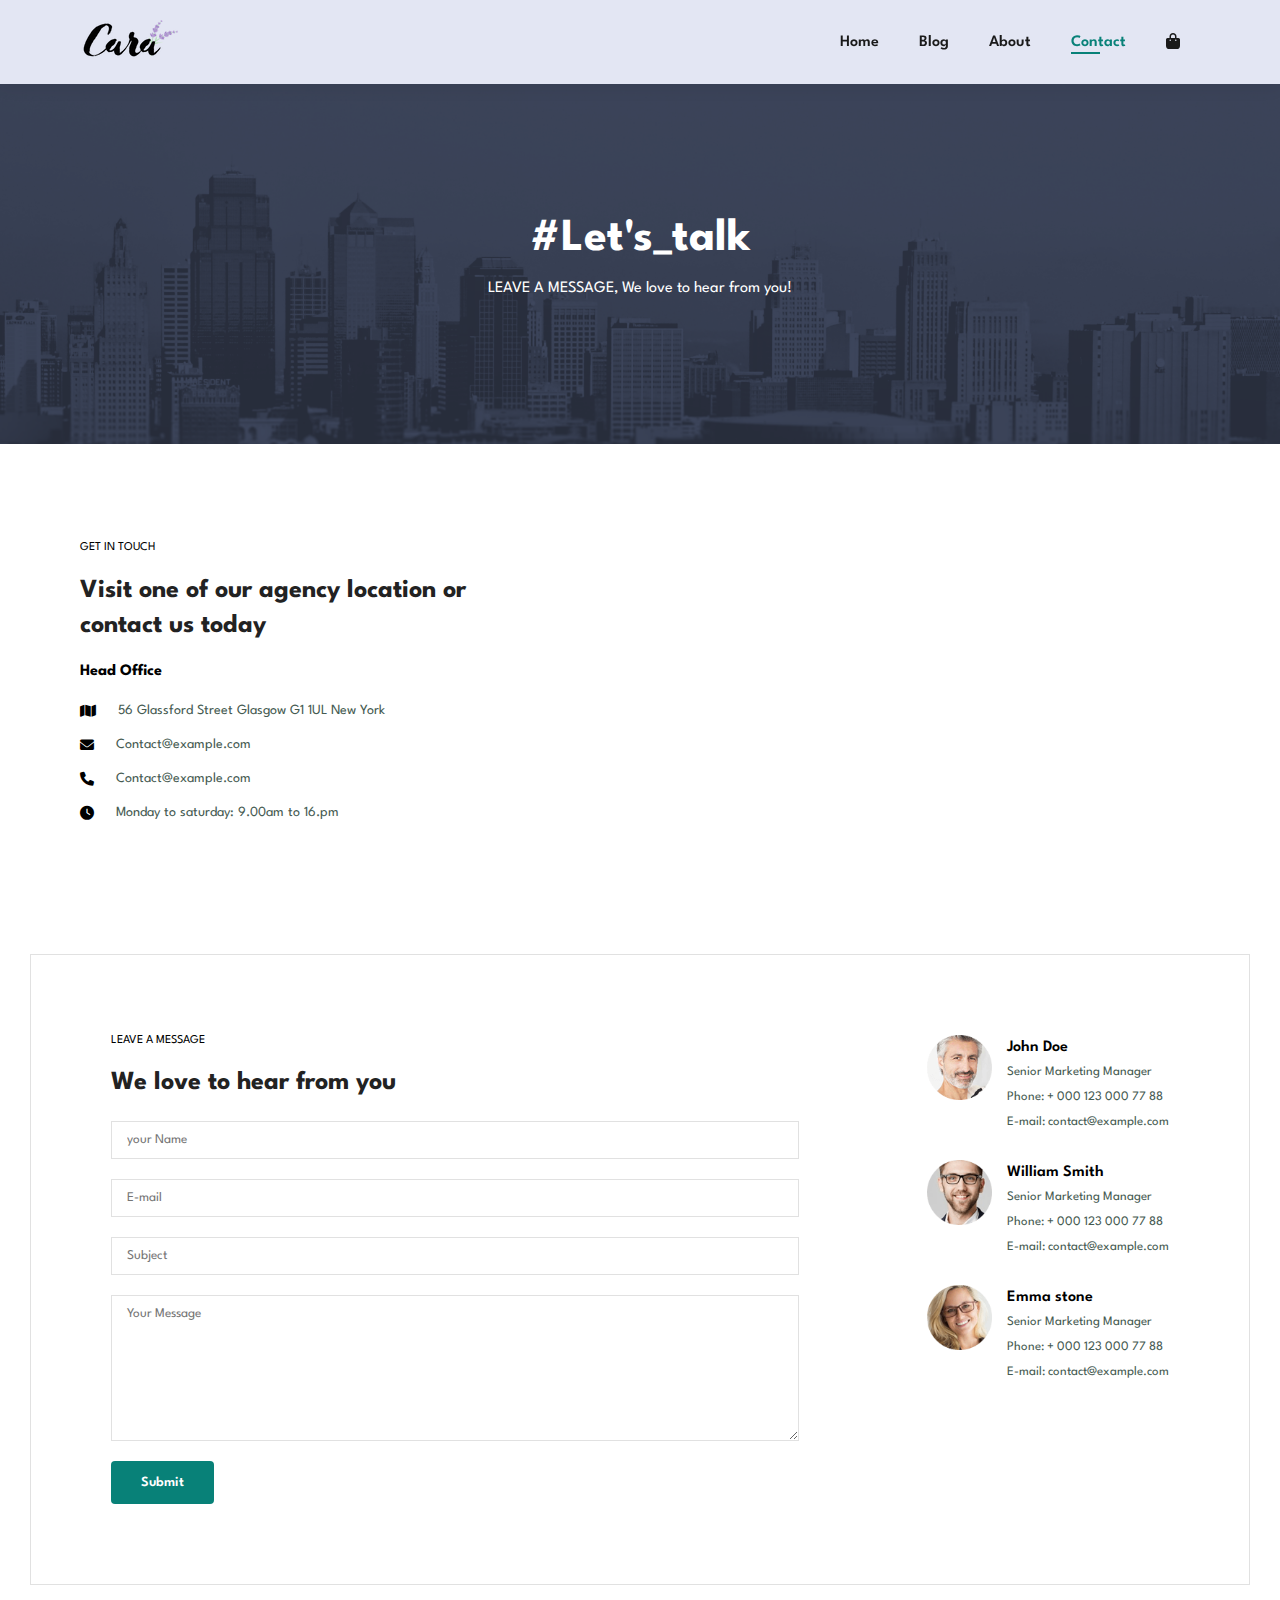
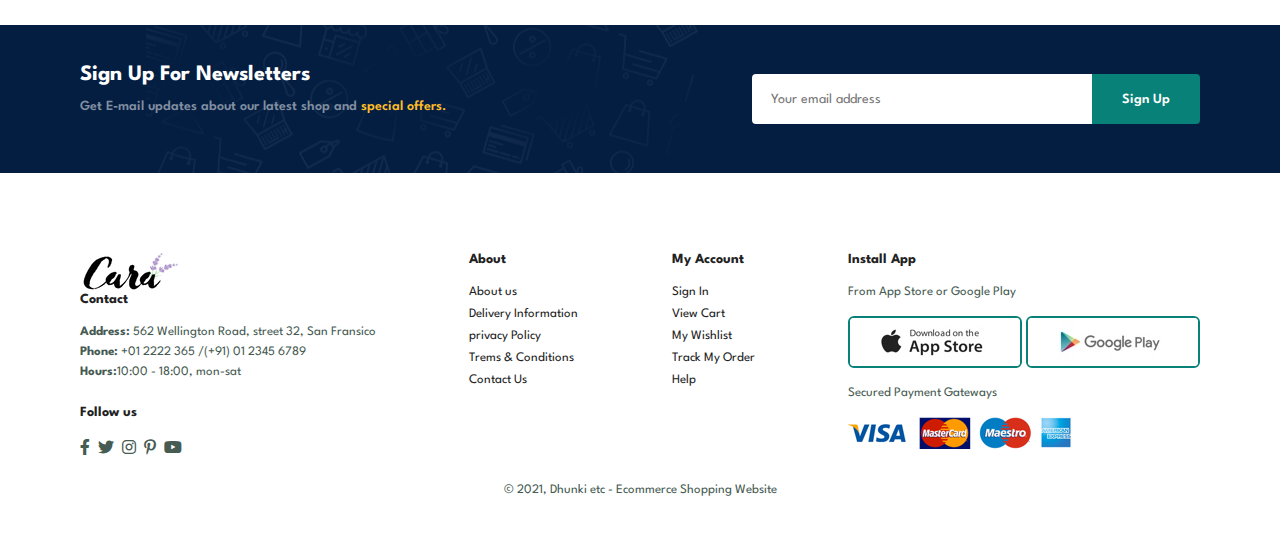
<file: contact.html>
<!DOCTYPE html>
<html lang="en">

<head>
    <meta charset="UTF-8">
    <meta http-equiv="X-UA-Compatible" content="IE=edge">
    <meta name="viewport" content="width=device-width, initial-scale=1.0">
    <title>ECOMMERCE</title>
    <link rel="stylesheet" href="https://use.fontawesome.com/releases/v5.15.4/css/all.css" />
    <link rel="stylesheet" href="https://cdnjs.cloudflare.com/ajax/libs/font-awesome/6.0.0/css/all.min.css"
        integrity="sha512-9usAa10IRO0HhonpyAIVpjrylPvoDwiPUiKdWk5t3PyolY1cOd4DSE0Ga+ri4AuTroPR5aQvXU9xC6qOPnzFeg=="
        crossorigin="anonymous" referrerpolicy="no-referrer" />
    <link rel="stylesheet" href="style.css">

</head>

<body>

    <section id="header"> 
        <a href="#"><img src="logo.png" class="logo" alt=""></a>

        <div>
            <ul id="navbar">
                <li><a href="index.html">Home</a></li>
                <li><a href="blog.html">Blog</a></li>
                <li><a href="about.html">About</a></li>
                <li><a class="active" href="contact.html">Contact</a></li>
                <li><a href="cart.html"><i class="fa  fa-shopping-bag"></i></a></li>
            </ul>
        </div>
    </section> 

    <section id="page-header" class="about-header">
        <h2>#Let's_talk</h2>
        <p>LEAVE A MESSAGE, We love to hear from you!</p>
    </section>

    <section id="contact-detail" class="section-p1">
        <div class="details">
            <span>GET IN TOUCH</span>
            <h2>Visit one of our agency location or contact us today</h2>
            <h3>Head Office</h3>
            <div>
                <li>
                    <i class="fa-solid fa-map"></i>
                    <p>56 Glassford Street Glasgow G1 1UL New York</p>
                </li>
                <li>
                    <i class="fa-solid fa-envelope"></i>
                    <p>Contact@example.com</p>
                </li>
                <li>
                    <i class="fa-solid fa-phone"></i>
                    <p>Contact@example.com</p>
                </li>
                <li>
                    <i class="fa-solid fa-clock"></i>
                    <p>Monday to saturday: 9.00am to 16.pm</p>
                </li>
            </div>
        </div>

        <div class="map">
            <iframe src="https://www.google.com/maps/embed?pb=!1m18!1m12!1m3!1d59498.467351569125!2d72.84738011088011!3d21.24555643552166!2m3!1f0!2f0!3f0!3m2!1i1024!2i768!4f13.1!3m3!1m2!1s0x3be04f4fb5c0b087%3A0xb7aabd8a90da0679!2sMota%20Varachha%2C%20Surat%2C%20Gujarat!5e0!3m2!1sen!2sin!4v1646737843750!5m2!1sen!2sin"
             width="600" height="450" style="border:0;" allowfullscreen="" loading="lazy"></iframe>
        </div>
    </section>

    <section id="form-details">
        <form action="">
            <span>LEAVE A MESSAGE</span>
            <h2>We love to hear from you</h2>
            <input type="text" placeholder="your Name">
            <input type="text" placeholder="E-mail">
            <input type="text" placeholder="Subject">
            <textarea name="" id="" cols="30" rows="10" placeholder="Your Message"></textarea>
            <button class="normal">Submit</button>
        </form>

        <div class="people">
            <div>
                <img src="1.png" alt="">
                <p><span>John Doe</span>Senior Marketing Manager <br>
                Phone: + 000 123 000 77 88 <br>
                E-mail: contact@example.com</p>
            </div>
            <div>
                <img src="2.png" alt="">
                <p><span>William Smith</span>Senior Marketing Manager <br>
                Phone: + 000 123 000 77 88 <br>
                E-mail: contact@example.com</p>
            </div>
            <div>
                <img src="3.png" alt="">
                <p><span>Emma stone</span>Senior Marketing Manager <br>
                Phone: + 000 123 000 77 88 <br>
                E-mail: contact@example.com</p>
            </div>
        </div>
    </section>

    <section id="newsletter" class="section-p1 section-m1">
        <div class="newstext">
            <h4>Sign Up For Newsletters</h4>
            <p>Get E-mail updates about our latest shop and <span>special offers.</span></p>
        </div>
        <div class="form">
            <input type="text" placeholder="Your email address">
            <button class="normal">Sign Up</button>
        </div>
    </section>

    <footer class="section-p1"> 
        <div class="col">
            <img src="logo.png" alt="">
            <h4>Contact</h4>
            <p> <strong>Address: </strong>562 Wellington Road, street 32, San Fransico</p>
            <p><strong>Phone:</strong> +01 2222 365 /(+91) 01 2345 6789</p>
            <p><strong>Hours:</strong>10:00 - 18:00, mon-sat</p>
            <div class="follow">
                <h4>Follow us</h4>
                <div class="icon">
                    <i class="fab fa-facebook-f"></i>
                    <i class="fab fa-twitter"></i>
                    <i class="fab fa-instagram"></i>
                    <i class="fab fa-pinterest-p"></i>
                    <i class="fab fa-youtube"></i>
                </div>
            </div>
        </div>

        <div class="col">
            <h4>About</h4>
            <a href="#">About us</a>
            <a href="#">Delivery Information</a>
            <a href="#">privacy Policy</a>
            <a href="#">Trems & Conditions</a>
            <a href="#">Contact Us</a>
        </div>

        <div class="col">
            <h4>My Account</h4>
            <a href="#">Sign In</a>
            <a href="#">View Cart</a>
            <a href="#">My Wishlist</a>
            <a href="#">Track My Order</a>
            <a href="#">Help</a>
        </div>

        <div class="col install">
            <h4>Install App</h4>
            <p>From App Store or Google Play</p>
            <div class="row">
                <img src="app.jpg" alt="">
                <img src="play.jpg" alt="">
            </div>
            <p>Secured Payment Gateways</p>
            <img src="pay.png" alt="">
        </div>

        <div class="copyright">
            <p>© 2021, Dhunki etc - Ecommerce Shopping Website </p>
        </div>
    </footer>

    <script src="script.js"></script>
</body>

</html>
</file>
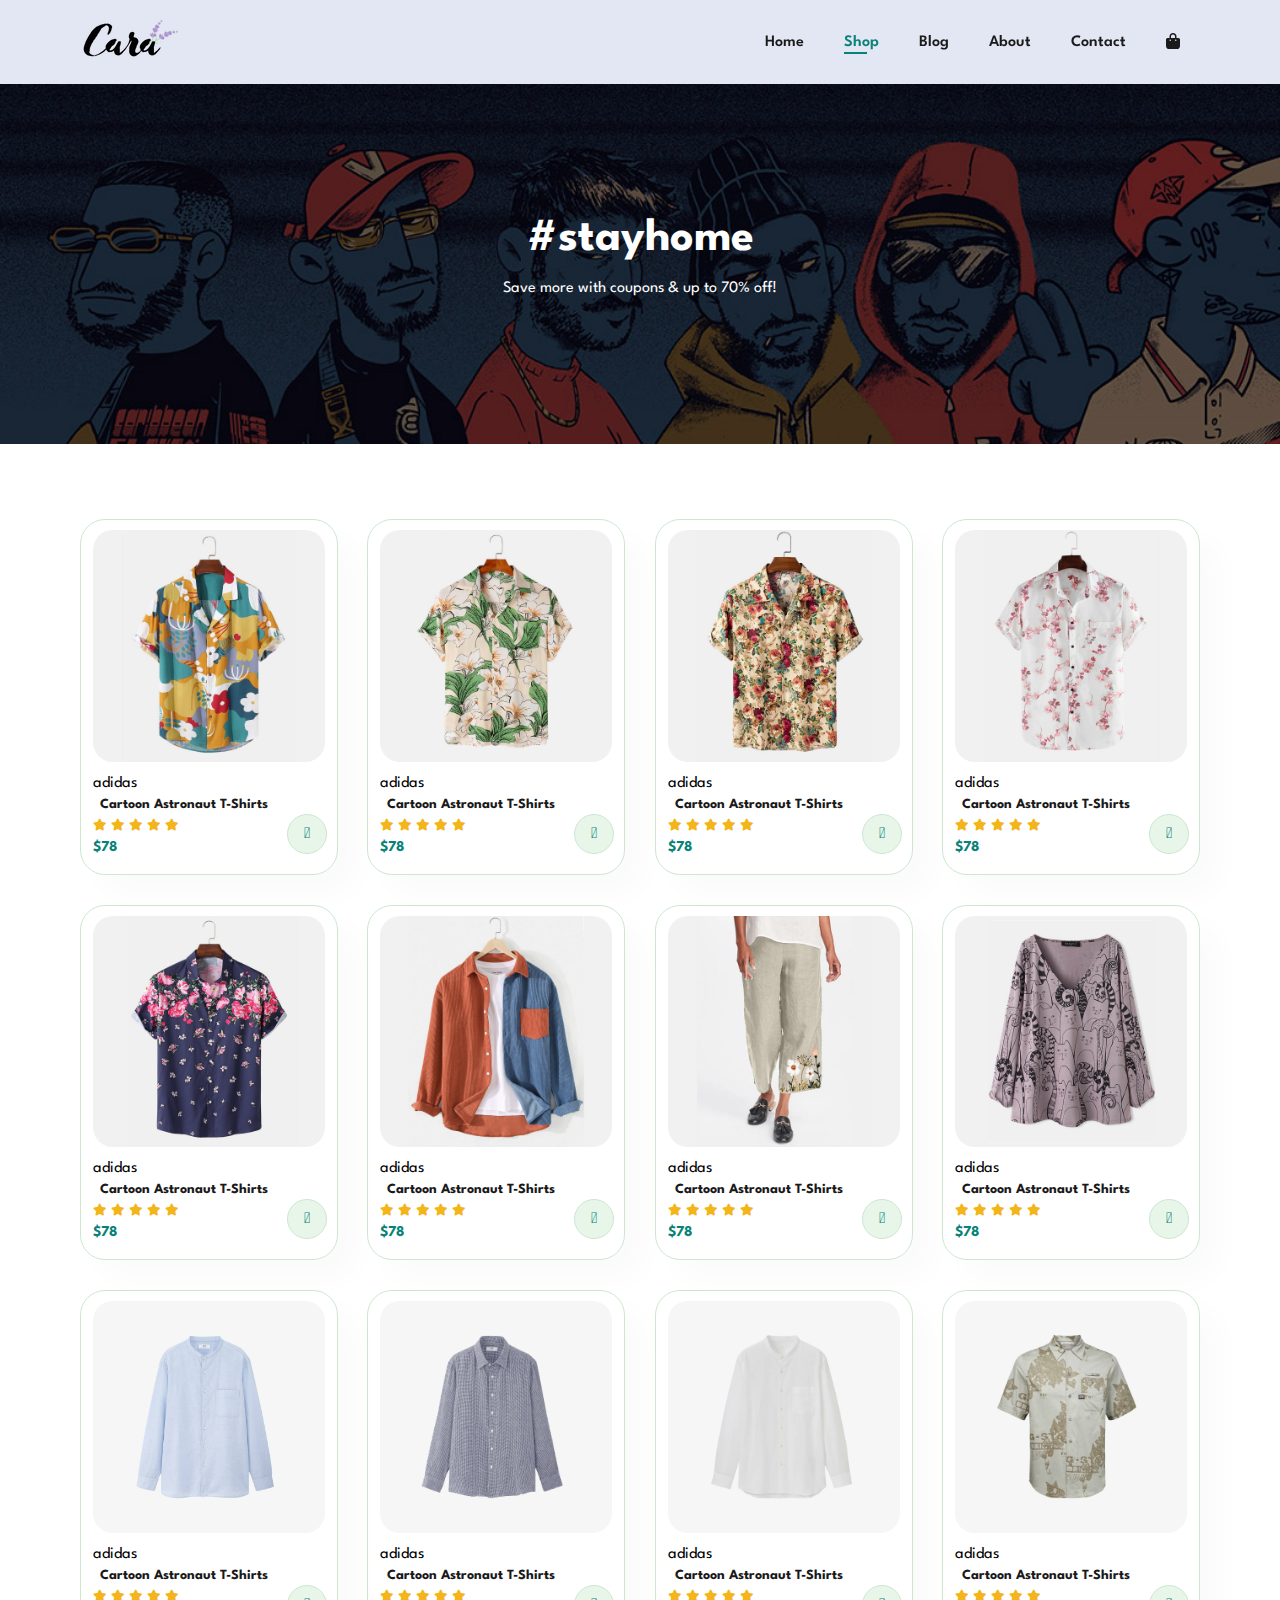
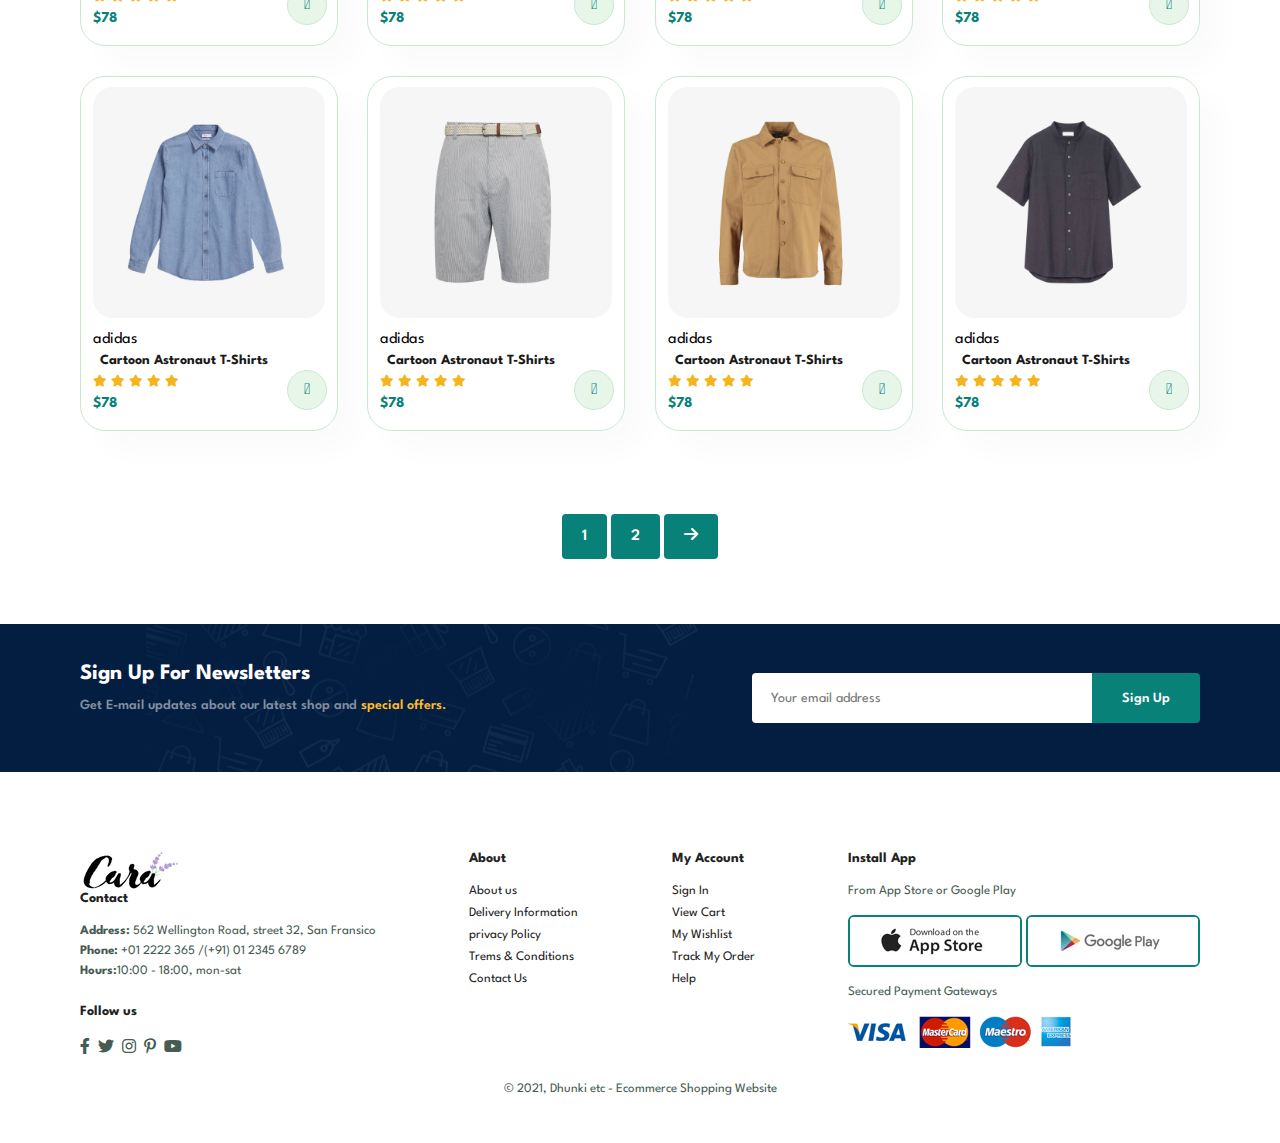
<file: shop.html>
<!DOCTYPE html>
<html lang="en">

<head>
    <meta charset="UTF-8">
    <meta http-equiv="X-UA-Compatible" content="IE=edge">
    <meta name="viewport" content="width=device-width, initial-scale=1.0">
    <title>ECOMMERCE</title>
    <link rel="stylesheet" href="https://use.fontawesome.com/releases/v5.15.4/css/all.css" />
    <link rel="stylesheet" href="https://cdnjs.cloudflare.com/ajax/libs/font-awesome/6.0.0/css/all.min.css" integrity="sha512-9usAa10IRO0HhonpyAIVpjrylPvoDwiPUiKdWk5t3PyolY1cOd4DSE0Ga+ri4AuTroPR5aQvXU9xC6qOPnzFeg==" crossorigin="anonymous" referrerpolicy="no-referrer" />
    <link rel="stylesheet" href="style.css">

</head>

<body class="Page-name">

    <section id="header" >
        <a href="#"><img src="logo.png" class="logo" alt=""></a>

        <div>
            <ul id="navbar">
                <li><a href="index.html">Home</a></li>
                <li><a class="active" href="shop.html">Shop</a></li>
                <li><a href="blog.html">Blog</a></li>
                <li><a href="about.html">About</a></li>
                <li><a href="contact.html">Contact</a></li>
                <li><a href="cart.html"><i class="fa  fa-shopping-bag"></i></a></li>
            </ul>
        </div>
    </section>

    <section id="page-header" class="shop_header" >
        <h2>#stayhome</h2>
        <p>Save more with coupons & up to 70% off!</p>
    </section>

    <section id="product1" class="section-p1">
        <div class="pro-container">
            <div class="pro" onclick="window.location.href='sproduct.html';">
                <img src="f1.jpg" alt="">
                <div class="des">
                    <span>adidas</span>
                    <h5>Cartoon Astronaut T-Shirts</h5>
                    <div class="star">
                        <i class="fas fa-star"></i>
                        <i class="fas fa-star"></i>
                        <i class="fas fa-star"></i>
                        <i class="fas fa-star"></i>
                        <i class="fas fa-star"></i>
                    </div>
                    <h4>$78</h4>
                </div>
                <a href="#"><i class="fal fa-shopping-cart cart"></i></a>
            </div>
            <div class="pro">
                <img src="f2.jpg" alt="">
                <div class="des">
                    <span>adidas</span>
                    <h5>Cartoon Astronaut T-Shirts</h5>
                    <div class="star">
                        <i class="fas fa-star"></i>
                        <i class="fas fa-star"></i>
                        <i class="fas fa-star"></i>
                        <i class="fas fa-star"></i>
                        <i class="fas fa-star"></i>
                    </div>
                    <h4>$78</h4>
                </div>
                <a href="#"><i class="fal fa-shopping-cart cart"></i></a>
            </div>
            <div class="pro">
                <img src="f3.jpg" alt="">
                <div class="des">
                    <span>adidas</span>
                    <h5>Cartoon Astronaut T-Shirts</h5>
                    <div class="star">
                        <i class="fas fa-star"></i>
                        <i class="fas fa-star"></i>
                        <i class="fas fa-star"></i>
                        <i class="fas fa-star"></i>
                        <i class="fas fa-star"></i>
                    </div>
                    <h4>$78</h4>
                </div>
                <a href="#"><i class="fal fa-shopping-cart cart"></i></a>
            </div>
            <div class="pro">
                <img src="f4.jpg" alt="">
                <div class="des">
                    <span>adidas</span>
                    <h5>Cartoon Astronaut T-Shirts</h5>
                    <div class="star">
                        <i class="fas fa-star"></i>
                        <i class="fas fa-star"></i>
                        <i class="fas fa-star"></i>
                        <i class="fas fa-star"></i>
                        <i class="fas fa-star"></i>
                    </div>
                    <h4>$78</h4>
                </div>
                <a href="#"><i class="fal fa-shopping-cart cart"></i></a>
            </div>
            <div class="pro">
                <img src="f5.jpg" alt="">
                <div class="des">
                    <span>adidas</span>
                    <h5>Cartoon Astronaut T-Shirts</h5>
                    <div class="star">
                        <i class="fas fa-star"></i>
                        <i class="fas fa-star"></i>
                        <i class="fas fa-star"></i>
                        <i class="fas fa-star"></i>
                        <i class="fas fa-star"></i>
                    </div>
                    <h4>$78</h4>
                </div>
                <a href="#"><i class="fal fa-shopping-cart cart"></i></a>
            </div>
            <div class="pro">
                <img src="f6.jpg" alt="">
                <div class="des">
                    <span>adidas</span>
                    <h5>Cartoon Astronaut T-Shirts</h5>
                    <div class="star">
                        <i class="fas fa-star"></i>
                        <i class="fas fa-star"></i>
                        <i class="fas fa-star"></i>
                        <i class="fas fa-star"></i>
                        <i class="fas fa-star"></i>
                    </div>
                    <h4>$78</h4>
                </div>
                <a href="#"><i class="fal fa-shopping-cart cart"></i></a>
            </div>
            <div class="pro">
                <img src="f7.jpg" alt="">
                <div class="des">
                    <span>adidas</span>
                    <h5>Cartoon Astronaut T-Shirts</h5>
                    <div class="star">
                        <i class="fas fa-star"></i>
                        <i class="fas fa-star"></i>
                        <i class="fas fa-star"></i>
                        <i class="fas fa-star"></i>
                        <i class="fas fa-star"></i>
                    </div>
                    <h4>$78</h4>
                </div>
                <a href="#"><i class="fal fa-shopping-cart cart"></i></a>
            </div>
            <div class="pro">
                <img src="f8.jpg" alt="">
                <div class="des">
                    <span>adidas</span>
                    <h5>Cartoon Astronaut T-Shirts</h5>
                    <div class="star">
                        <i class="fas fa-star"></i>
                        <i class="fas fa-star"></i>
                        <i class="fas fa-star"></i>
                        <i class="fas fa-star"></i>
                        <i class="fas fa-star"></i>
                    </div>
                    <h4>$78</h4>
                </div>
                <a href="#"><i class="fal fa-shopping-cart cart"></i></a>
            </div>

            <div class="pro">
                <img src="n1.jpg" alt="">
                <div class="des">
                    <span>adidas</span>
                    <h5>Cartoon Astronaut T-Shirts</h5>
                    <div class="star">
                        <i class="fas fa-star"></i>
                        <i class="fas fa-star"></i>
                        <i class="fas fa-star"></i>
                        <i class="fas fa-star"></i>
                        <i class="fas fa-star"></i>
                    </div>
                    <h4>$78</h4>
                </div>
                <a href="#"><i class="fal fa-shopping-cart cart"></i></a>
            </div>
            <div class="pro">
                <img src="n2.jpg" alt="">
                <div class="des">
                    <span>adidas</span>
                    <h5>Cartoon Astronaut T-Shirts</h5>
                    <div class="star">
                        <i class="fas fa-star"></i>
                        <i class="fas fa-star"></i>
                        <i class="fas fa-star"></i>
                        <i class="fas fa-star"></i>
                        <i class="fas fa-star"></i>
                    </div>
                    <h4>$78</h4>
                </div>
                <a href="#"><i class="fal fa-shopping-cart cart"></i></a>
            </div>
            <div class="pro">
                <img src="n3.jpg" alt="">
                <div class="des">
                    <span>adidas</span>
                    <h5>Cartoon Astronaut T-Shirts</h5>
                    <div class="star">
                        <i class="fas fa-star"></i>
                        <i class="fas fa-star"></i>
                        <i class="fas fa-star"></i>
                        <i class="fas fa-star"></i>
                        <i class="fas fa-star"></i>
                    </div>
                    <h4>$78</h4>
                </div>
                <a href="#"><i class="fal fa-shopping-cart cart"></i></a>
            </div>
            <div class="pro">
                <img src="n4.jpg" alt="">
                <div class="des">
                    <span>adidas</span>
                    <h5>Cartoon Astronaut T-Shirts</h5>
                    <div class="star">
                        <i class="fas fa-star"></i>
                        <i class="fas fa-star"></i>
                        <i class="fas fa-star"></i>
                        <i class="fas fa-star"></i>
                        <i class="fas fa-star"></i>
                    </div>
                    <h4>$78</h4>
                </div>
                <a href="#"><i class="fal fa-shopping-cart cart"></i></a>
            </div>
            <div class="pro">
                <img src="n5.jpg" alt="">
                <div class="des">
                    <span>adidas</span>
                    <h5>Cartoon Astronaut T-Shirts</h5>
                    <div class="star">
                        <i class="fas fa-star"></i>
                        <i class="fas fa-star"></i>
                        <i class="fas fa-star"></i>
                        <i class="fas fa-star"></i>
                        <i class="fas fa-star"></i>
                    </div>
                    <h4>$78</h4>
                </div>
                <a href="#"><i class="fal fa-shopping-cart cart"></i></a>
            </div>
            <div class="pro">
                <img src="n6.jpg" alt="">
                <div class="des">
                    <span>adidas</span>
                    <h5>Cartoon Astronaut T-Shirts</h5>
                    <div class="star">
                        <i class="fas fa-star"></i>
                        <i class="fas fa-star"></i>
                        <i class="fas fa-star"></i>
                        <i class="fas fa-star"></i>
                        <i class="fas fa-star"></i>
                    </div>
                    <h4>$78</h4>
                </div>
                <a href="#"><i class="fal fa-shopping-cart cart"></i></a>
            </div>
            <div class="pro">
                <img src="n7.jpg" alt="">
                <div class="des">
                    <span>adidas</span>
                    <h5>Cartoon Astronaut T-Shirts</h5>
                    <div class="star">
                        <i class="fas fa-star"></i>
                        <i class="fas fa-star"></i>
                        <i class="fas fa-star"></i>
                        <i class="fas fa-star"></i>
                        <i class="fas fa-star"></i>
                    </div>
                    <h4>$78</h4>
                </div>
                <a href="#"><i class="fal fa-shopping-cart cart"></i></a>
            </div>
            <div class="pro">
                <img src="n8.jpg" alt="">
                <div class="des">
                    <span>adidas</span>
                    <h5>Cartoon Astronaut T-Shirts</h5>
                    <div class="star">
                        <i class="fas fa-star"></i>
                        <i class="fas fa-star"></i>
                        <i class="fas fa-star"></i>
                        <i class="fas fa-star"></i>
                        <i class="fas fa-star"></i>
                    </div>
                    <h4>$78</h4>
                </div>
                <a href="#"><i class="fal fa-shopping-cart cart"></i></a>
            </div>
        </div>
    </section>

    <div id="pagination" class="section-p1">
        <a href="#">1</a>
        <a href="#">2</a>
        <a href="#"><i class="fa-solid fa-arrow-right"></i></a>
    </div>

    <section id="newsletter" class="section-p1 section-m1">
        <div class="newstext">
            <h4>Sign Up For Newsletters</h4>
            <p>Get E-mail updates about our latest shop and <span>special offers.</span></p>
        </div>
        <div class="form">
            <input type="text" placeholder="Your email address">
            <button class="normal">Sign Up</button>
        </div>
    </section>

    <footer class="section-p1">
        <div class="col">
            <img src="logo.png" alt="">
            <h4>Contact</h4>
            <p> <strong>Address: </strong>562 Wellington Road, street 32, San Fransico</p>
            <p><strong>Phone:</strong> +01 2222 365 /(+91) 01 2345 6789</p>
            <p><strong>Hours:</strong>10:00 - 18:00, mon-sat</p>
            <div class="follow">
                <h4>Follow us</h4>
                <div class="icon">
                    <i class="fab fa-facebook-f"></i>
                    <i class="fab fa-twitter"></i>
                    <i class="fab fa-instagram"></i>
                    <i class="fab fa-pinterest-p"></i>
                    <i class="fab fa-youtube"></i>
                </div>
            </div>
        </div>

        <div class="col">
            <h4>About</h4>
            <a href="#">About us</a>
            <a href="#">Delivery Information</a>
            <a href="#">privacy Policy</a>
            <a href="#">Trems & Conditions</a>
            <a href="#">Contact Us</a>
        </div>

        <div class="col">
            <h4>My Account</h4>
            <a href="#">Sign In</a>
            <a href="#">View Cart</a>
            <a href="#">My Wishlist</a>
            <a href="#">Track My Order</a>
            <a href="#">Help</a>
        </div>

        <div class="col install">
            <h4>Install App</h4>
            <p>From App Store or Google Play</p>
            <div class="row">
                <img src="app.jpg" alt="">
                <img src="play.jpg" alt="">
            </div>
            <p>Secured Payment Gateways</p>
            <img src="pay.png" alt="">
        </div>

        <div class="copyright">
            <p>© 2021, Dhunki etc - Ecommerce Shopping Website </p>
        </div>
    </footer>

    <script src="script.js"></script>
</body>

</html>
</file>
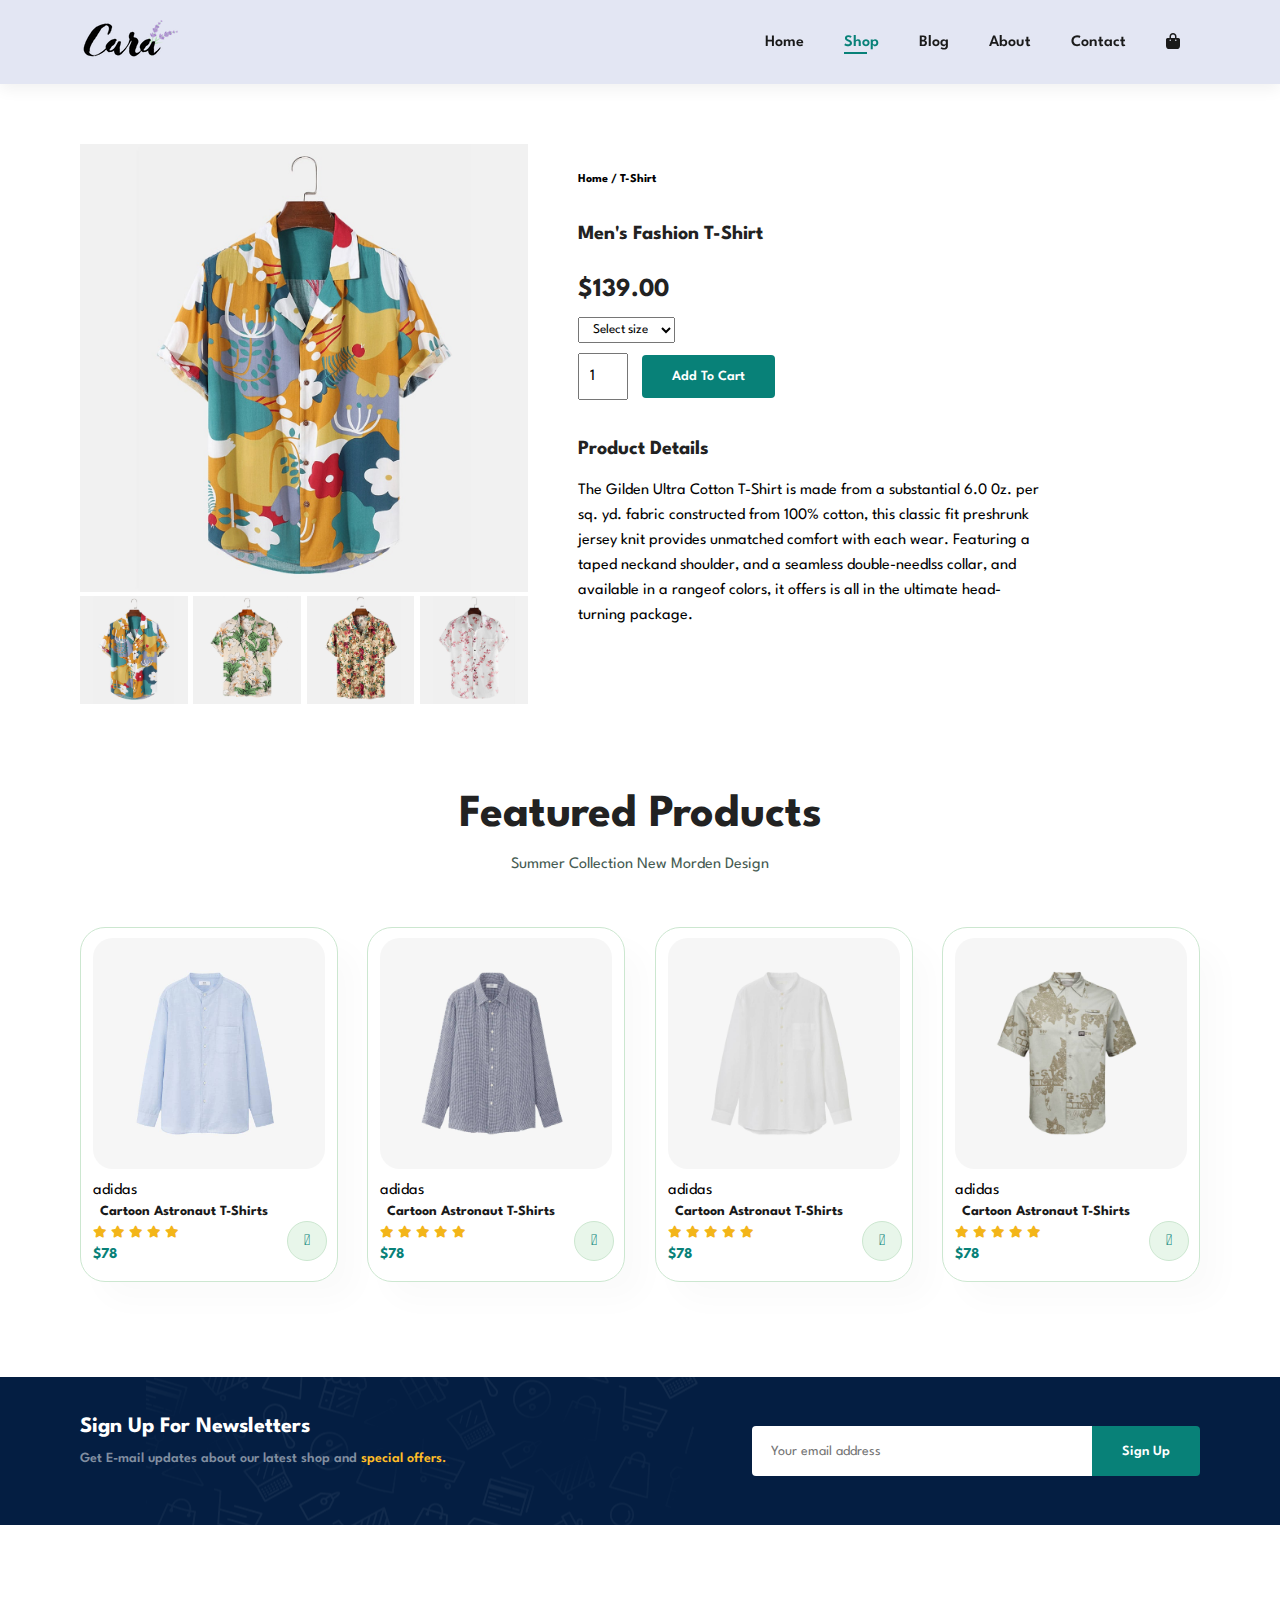
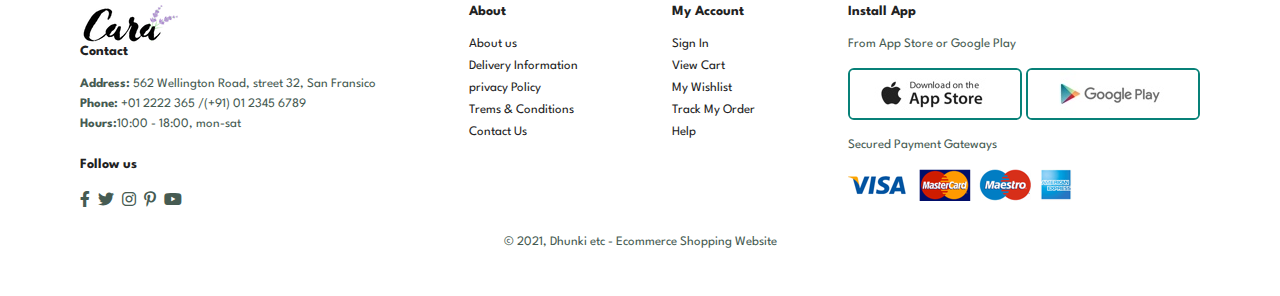
<file: sproduct.html>
<!DOCTYPE html>
<html lang="en">

<head>
    <meta charset="UTF-8">
    <meta http-equiv="X-UA-Compatible" content="IE=edge">
    <meta name="viewport" content="width=device-width, initial-scale=1.0">
    <title>ECOMMERCE</title>
    <link rel="stylesheet" href="https://use.fontawesome.com/releases/v5.15.4/css/all.css" />
    <link rel="stylesheet" href="https://cdnjs.cloudflare.com/ajax/libs/font-awesome/6.0.0/css/all.min.css" integrity="sha512-9usAa10IRO0HhonpyAIVpjrylPvoDwiPUiKdWk5t3PyolY1cOd4DSE0Ga+ri4AuTroPR5aQvXU9xC6qOPnzFeg==" crossorigin="anonymous" referrerpolicy="no-referrer" />
    <link rel="stylesheet" href="style.css">

</head>

<body>

    <section id="header">
        <a href="#"><img src="logo.png" class="logo" alt=""></a>

        <div>
            <ul id="navbar">
                <li><a href="index.html">Home</a></li>
                <li><a class="active" href="shop.html">Shop</a></li>
                <li><a href="blog.html">Blog</a></li>
                <li><a href="about.html">About</a></li>
                <li><a href="contact.html">Contact</a></li>
                <li><a href="cart.html"><i class="fa  fa-shopping-bag"></i></a></li>
            </ul>
        </div>
    </section>

    <section id="prodetails" class="section-p1">
        <div class="single-pro-image">
            <img src="f1.jpg" width="100%" id="MainImg" alt="">

            <div class="small-img-group">
                <div class="small-img-col">
                    <img src="f1.jpg" width="100%" class="small-img" alt="">
                </div>
                <div class="small-img-col">
                    <img src="f2.jpg" width="100%" class="small-img" alt="">
                </div>
                <div class="small-img-col">
                    <img src="f3.jpg" width="100%" class="small-img" alt="">
                </div>
                <div class="small-img-col">
                    <img src="f4.jpg" width="100%" class="small-img" alt="">
                </div>
            </div>
        </div>

        <div class="single-pro-details">
            <h6>Home / T-Shirt</h6>
            <h4>Men's Fashion T-Shirt</h4>
            <h2>$139.00</h2>
            <select>
                <option>Select size</option>
                <option>XL</option>
                <option>XXL</option>
                <option>SMALL</option>
                <option>LARGE</option>
            </select>   
            <input type="number" value="1">
            <button class="normal">Add To Cart</button>
            <h4>Product Details</h4>
            <span> The Gilden Ultra Cotton T-Shirt is made from a substantial 6.0 0z. per <br>
                sq. yd. fabric constructed from 100% cotton, this classic fit preshrunk <br>
                jersey knit provides unmatched comfort with each wear. Featuring a <br>
                taped neckand shoulder, and a seamless double-needlss collar, and <br>
                available in a rangeof colors, it offers is all in the ultimate head- <br>
                turning package.
            </span>
        </div>
    </section>

    <section id="product1" class="section-p1">
        <h2>Featured Products</h2>
        <p>Summer Collection New Morden Design</p>
        <div class="pro-container">
            <div class="pro">
                <img src="n1.jpg" alt="">
                <div class="des">
                   <span>adidas</span> 
                   <h5>Cartoon Astronaut T-Shirts</h5>
                   <div class="star">
                       <i class="fas fa-star"></i>
                       <i class="fas fa-star"></i>
                       <i class="fas fa-star"></i>
                       <i class="fas fa-star"></i>
                       <i class="fas fa-star"></i>
                   </div>
                   <h4>$78</h4>
                </div>
                <a href="#"><i class="fal fa-shopping-cart cart"></i></a>
            </div>
            <div class="pro">
                <img src="n2.jpg" alt="">
                <div class="des">
                   <span>adidas</span> 
                   <h5>Cartoon Astronaut T-Shirts</h5>
                   <div class="star">
                       <i class="fas fa-star"></i>
                       <i class="fas fa-star"></i>
                       <i class="fas fa-star"></i>
                       <i class="fas fa-star"></i>
                       <i class="fas fa-star"></i>
                   </div>
                   <h4>$78</h4>
                </div>
                <a href="#"><i class="fal fa-shopping-cart cart"></i></a>
            </div>
            <div class="pro">
                <img src="n3.jpg" alt="">
                <div class="des">
                   <span>adidas</span> 
                   <h5>Cartoon Astronaut T-Shirts</h5>
                   <div class="star">
                       <i class="fas fa-star"></i>
                       <i class="fas fa-star"></i>
                       <i class="fas fa-star"></i>
                       <i class="fas fa-star"></i>
                       <i class="fas fa-star"></i>
                   </div>
                   <h4>$78</h4>
                </div>
                <a href="#"><i class="fal fa-shopping-cart cart"></i></a>
            </div>
            <div class="pro">
                <img src="n4.jpg" alt="">
                <div class="des">
                   <span>adidas</span> 
                   <h5>Cartoon Astronaut T-Shirts</h5>
                   <div class="star">
                       <i class="fas fa-star"></i>
                       <i class="fas fa-star"></i>
                       <i class="fas fa-star"></i>
                       <i class="fas fa-star"></i>
                       <i class="fas fa-star"></i>
                   </div>
                   <h4>$78</h4>
                </div>
                <a href="#"><i class="fal fa-shopping-cart cart"></i></a>
            </div>

        </div>
    </section>

    <section id="newsletter" class="section-p1 section-m1">
        <div class="newstext">
            <h4>Sign Up For Newsletters</h4>
            <p>Get E-mail updates about our latest shop and <span>special offers.</span></p>
        </div>
        <div class="form">
            <input type="text" placeholder="Your email address">
            <button class="normal">Sign Up</button>
        </div>
    </section>

    <footer class="section-p1">
        <div class="col">
            <img src="logo.png" alt="">
            <h4>Contact</h4>
            <p> <strong>Address: </strong>562 Wellington Road, street 32, San Fransico</p>
            <p><strong>Phone:</strong> +01 2222 365 /(+91) 01 2345 6789</p>
            <p><strong>Hours:</strong>10:00 - 18:00, mon-sat</p>
            <div class="follow">
                <h4>Follow us</h4>
                <div class="icon">
                    <i class="fab fa-facebook-f"></i>
                    <i class="fab fa-twitter"></i>
                    <i class="fab fa-instagram"></i>
                    <i class="fab fa-pinterest-p"></i>
                    <i class="fab fa-youtube"></i>
                </div>
            </div>
        </div>

        <div class="col">
            <h4>About</h4>
            <a href="#">About us</a>
            <a href="#">Delivery Information</a>
            <a href="#">privacy Policy</a>
            <a href="#">Trems & Conditions</a>
            <a href="#">Contact Us</a>
        </div>

        <div class="col">
            <h4>My Account</h4>
            <a href="#">Sign In</a>
            <a href="#">View Cart</a>
            <a href="#">My Wishlist</a>
            <a href="#">Track My Order</a>
            <a href="#">Help</a>
        </div>

        <div class="col install">
            <h4>Install App</h4>
            <p>From App Store or Google Play</p>
            <div class="row">
                <img src="app.jpg" alt="">
                <img src="play.jpg" alt="">
            </div>
            <p>Secured Payment Gateways</p>
            <img src="pay.png" alt="">
        </div>

        <div class="copyright">
            <p>© 2021, Dhunki etc - Ecommerce Shopping Website </p>
        </div>
    </footer>

    <script>
        var MainImg = document.getElementById("MainImg");
        var smallimg = document.getElementsByClassName("small-img");

        smallimg[0].onclick = function(){
              MainImg.src = smallimg[0].src; 
        }
        smallimg[1].onclick = function(){
              MainImg.src = smallimg[1].src; 
        }
        smallimg[2].onclick = function(){
              MainImg.src = smallimg[2].src; 
        }
        smallimg[3].onclick = function(){
              MainImg.src = smallimg[3].src; 
        }
    </script>

    <script src="script.js"></script>
</body>

</html>
</file>
<file: style.css>
@import url('https://fonts.googleapis.com/css2?family=Montserrat:wght@500;900&family=Spartan:wght@500&display=swap');
*{
    margin: 0;
    padding: 0;
    box-sizing: border-box;
    font-family: 'Spartan', sans-serif;
}

h1{
    font-size: 50px;
    line-height: 64px;
    color: #222;
}

h2{
    font-size: 46px;
    line-height: 54px;
    color: #222;
}

h4{
    font-size: 20px;
    color: #222;
}

h6{
    font-weight: 700;
    font-size: 12px;
}

p{
    font-size: 16px;
    color: #465b52;
    margin: 15px 0 20px 0;
}

.section-p1{
    padding: 40px 80px;
}
.section-m1{
    margin: 40px 0;
}

button.normal{
    font-size: 14px;
    font-weight: 600;
    padding: 15px 30px;
    color: #000;
    background-color: #fff;
    border-radius: 4px;
    cursor: pointer;
    border: none;
    outline: none;
    transition: 0.2s;
}

button.white{
    font-size: 13px;
    font-weight: 600;
    padding: 11px 18px;
    color: #fff;
    background-color: transparent;
    cursor: pointer;
    border: 1px solid #fff;
    outline: none;
    transition: 0.2s;
}

body{
    width: 100%;
}

/*header start*/
#header{
    display: flex;
    align-items: center;
    justify-content: space-between;
    padding: 20px 80px;
    background: #E3E6F3;
    box-shadow:0 5px 15px rgba(0, 0, 0, 0.06 );
    z-index: 999;
    position: sticky;
    top: 0;
    left: 0;
}

#navbar{
    display: flex;
    align-items: center;
    justify-content: center;
}

#navbar li{
    list-style: none;
    padding: 0 20px;
    position: relative;
}

#navbar li a{
    text-decoration: none;
    font-size: 16px;
    font-weight: 600;
    color: #1a1a1a;
    transition: 0.3s ease;
}

#navbar li a:hover{
    color: #088178;
}

#navbar li a:hover,
#navbar li a.active{
    color: #088178;
}

#navbar li a.active::after,
#navbar li a:hover::after{
    content: "";
    width: 30%;
    height:2px;
    background: #088178;
    position: absolute;
    bottom: -4px;
    left: 20px;
}

/* Home page*/
#hero{
    background-image: url(hero4.png);
    height: 90vh;
    width: 100%;
    background-size: cover;
    background-position: top 25% right 0;
    padding: 0 80px;
    display: flex;
    flex-direction: column;
    align-items: flex-start;
    justify-content: center;
}

#hero h4{
    padding-bottom: 15px;
}

#hero h1{
    color: #088178;
}

#hero button{
    background-image: url(button.png);
    background-color: transparent;
    color: #088178;
    border: 0;
    padding: 14px 80px 14px 65px;
    background-repeat: no-repeat;
    cursor: pointer;
    font-weight: 700;
    font-size: 15px;
}

#feature{
    display: flex;
    align-items: center;
    justify-content: space-between;
    flex-wrap: wrap;
}

#feature .fe-box{
    width: 210px;
    text-align: center;
    padding: 25px 15px;
    box-shadow: 20px 20px 34px rgba(0, 0, 0, 0.03);
    border: 1px solid #cce7d0;
    border-radius: 4px;
    margin: 15px 0;
}

#feature .fe-box:hover{
    box-shadow: 10px 10px 54px rgba(70, 62, 221, 0.2);
}
 
#feature .fe-box img{
    width: 100%;
    margin-bottom: 10px;
}

#feature .fe-box h6{
    display:inline-block;
    padding: 9px 8px 6px 8px;
    line-height: 1;
    border-radius: 4px;
    color: #088178;
    background-color: #fddde4;
}

#feature .fe-box:nth-child(2) h6{
    background-color: #cdebbc;
}

#feature .fe-box:nth-child(3) h6{
    background-color: #d1e8f2;
}

#feature .fe-box:nth-child(4) h6{
    background-color: #cdd4f8;
}

#feature .fe-box:nth-child(5) h6{
    background-color: #f6dbf6;
}

#feature .fe-box:nth-child(6) h6{
    background-color: #fff2e5;
}

#product1{
    text-align: center;
}

#product1 .pro-container{
    display: flex;
    justify-content: space-between;
    padding-top: 20px;
    flex-wrap: wrap;
}

#product1 .pro{
    width: 23%;
    min-width: 250px;
    padding: 10px 12px;
    border: 1px solid #cce7d0;
    border-radius: 25px;
    cursor: pointer;
    box-shadow: 20px 20px 30px rgba(0, 0, 0, 0.02);
    margin: 15px 0;
    transition: 0.2s ease;
    position: relative;
}

#product1 .pro:hover{
    box-shadow: 20px 20px  30px rgba(0, 0, 0, 0.09);
}

#product1 .pro img{
    width: 100%;
    border-radius: 20px;
}

#product1 .pro .des{
     text-align: start;
     padding: 10px 0;
}

#product1 .pro .des .span{
    color: #606063;
    font-size: 12px;
}

#product1 .pro .des h5{
    padding: 7px;
    color: #1a1a1a;
    font-size: 14px;
}

#product1 .pro .des i{
    font-size: 12px;
    color: rgb(243, 181, 25);
}
#product1 .pro .des h4{
    padding-top: 7px;
    font-size: 15px;
    font-weight: 700;
    color: #088178;
}

#product1 .pro .cart{
    width: 40px;
    height: 40px;
    line-height: 40px;
    border-radius: 50px;
    background-color: #e8f6ea;
    font-weight: 500;
    color: #088178;
    border: 1px solid #cce7d0;
    position: absolute;
    bottom: 20px;
    right: 10px;
}

#banner{
   display:flex;
   flex-direction: column;
   justify-content: center;
   align-items: center;
   text-align: center;
   background-image: url(b2.jpg);
   width: 100%;
   height: 40vh;
   background-size: cover;
   background-position: center;
}

#banner h4{
    color: #fff;
    font-size: 16px;
}

#banner h2{
    color: #fff;
    font-size: 40px;
    padding: 10px 0;
}

#banner h2 span{
    color: #ef3636;
} 

#banner button:hover{
    background: #088178;
    color: #fff;
}

#sm-banner{
    display:flex;
    justify-content: space-between;
    flex-wrap: wrap;
}

#sm-banner .banner-box{
    display:flex;
    flex-direction: column;
    justify-content: center;
    align-items: flex-start;
    background-image: url(b17.jpg);
    min-width: 850px;
    height: 50vh;
    background-size: cover;
    background-position: center; 
    padding: 30px;  
}

#sm-banner .banner-box2{
    background-image: url(b10.jpg);
}

#sm-banner h4{
    color: #fff;
    font-size: 20px;
    font-weight: 300;
}

#sm-banner h2{
    color: #fff;
    font-size: 28px;
    font-weight: 800;
}

#sm-banner span{
    color: #fff;
    font-size: 14px;
    font-weight: 500;
    padding-bottom: 15px;
}

#sm-banner .banner-box:hover button{
    background: #088178;
    border: 1px solid #088178;
}

#banner3{
    display: flex;
    justify-content: space-between;
    flex-wrap: wrap;
    padding: 0 80px;
}

#banner3 .banner-box{
    display:flex;
    flex-direction: column;
    justify-content: center;
    align-items: flex-start;
    background-image: url(b7.jpg);
    min-width: 30%;
    height: 30vh;
    background-size: cover;
    background-position: center; 
    padding: 20px;
    margin-bottom: 20px;  
}

#banner3 .banner-box2{
    background-image: url(b4.jpg);
}

#banner3 .banner-box3{
    background-image: url(b18.jpg);
}

#banner3 h2{
    color: #fff;
    font-weight: 900;
    font-size: 22px;
}

#banner3 h3{
    color: #ec544e;
    font-weight: 800;
    font-size: 15px;
}

#newsletter{
    display: flex;
    justify-content: space-between;
    flex-wrap: wrap;
    align-items: center;
    background-image: url(b14.png);
    background-repeat: no-repeat;
    background-position: 20% 30%;
    background-color: #041e42; 
}

#newsletter h4{
    font-size: 22px;
    font-weight: 700;
    color: #fff;
}

#newsletter p{
    font-size: 14px;
    font-weight: 600;
    color: #818ea0;
}

#newsletter p span{
    color: #ffbd27;
}

#newsletter .form{
    display: flex;
    width: 40%;
}

#newsletter input{
    height: 3.125rem;
    padding: 0 1.25em;
    font-size: 14px;
    width: 100%;
    border: 1px solid transparent;
    border-radius: 4px;
    outline: none;
    border-top-right-radius: 0;
    border-bottom-right-radius: 0;
}

#newsletter button{
    background-color: #088178;
    color: #fff;
    white-space: nowrap;
    border-top-left-radius: 0;
    border-bottom-left-radius: 0;
}

footer{
    display: flex;
    flex-wrap: wrap;
    justify-content: space-between;
}

footer .col{
    display: flex;
    flex-direction: column;
    align-items: flex-start;
    margin-bottom: 20px;
}

footer .logo{
    margin-bottom: 30px;
}

footer h4{
    font-size: 14px;
    padding-bottom: 20px;
}

footer p{
    font-size: 13px;
    margin: 0 0 8px 0;
}

footer a{
    font-size: 13px;
    text-decoration: none;
    color: #222;
    margin-bottom: 10px;
}

footer .follow{
    margin-top: 20px;
}

footer .follow i{
    color: #465b52; 
    padding-right: 4px;
    cursor: pointer;
}

footer .install .row img{
    border: 2px solid #088178;
    border-radius: 6px;
}

footer .install img{
    margin: 10px 0 15px 0;
}

footer .follow i:hover,
footer a:hover{
    color: #088178;
}

footer .copyright{
    width: 100%;
    text-align: center;
}

/*shop page*/
#page-header{
    width: 100%;
    height: 40vh;
    background-size: cover;
    display: flex;
    justify-content: center;
    text-align: center;
    flex-direction: column;
    padding: 14px;
}

.shop_header{
    background-image: url(b1.jpg);
}

#page-header h2,
#page-header p{
    color: #fff;
}

#pagination{
    text-align: center;
}
#pagination a{
    text-decoration: none;
    background-color: #088178;
    padding: 15px 20px;
    border-radius: 4px;
    color: #fff;
    font-weight: 600;
}

#pagination a i{
    font-size: 16px;
    font-weight: 600;
}

/*single product*/
#prodetails{
    display: flex;
    margin-top: 20px;
}

#prodetails .single-pro-image{
    width: 40%; 
    margin-right: 50px;
}

.small-img-group{
    display: flex;
    justify-content: space-between;
}

.small-img-col{
    flex-basis: 24%;
    cursor: pointer;
}

#prodetails .single-pro-details{
    width: 50%;
    padding-top: 30px;
}

#prodetails .single-pro-details h4{
    padding: 40px 0 20px 0;
}

#prodetails .single-pro-details h2{
   font-size: 26px;
}

#prodetails .single-pro-details select{
    display: block;
    padding: 5px 10px;
    margin-bottom: 10px;
}

#prodetails .single-pro-details input{
    width: 50px;
    height: 47px;
    padding-left: 10px;
    font-size: 16px;
    margin-right: 10px;
}

#prodetails .single-pro-details input:focus{
    outline: none;
}

#prodetails .single-pro-details button{
    background-color: #088178;
    color: #fff;
}

#prodetails .single-pro-details span{
    line-height: 25px;
}

/*Blog Page*/
#page-header.blog-header{
    background-image: url(b19.jpg);
}

#blog{
    padding: 150px 150px 0 150px;
}

#blog .blog-box{
    display: flex;
    align-items: center;
    width: 100%;
    position: relative;
    padding-bottom: 90px;
}

#blog .blog-img{
    width: 50%;
    margin-right: 40px;
}

#blog img{
    width: 80%;
    height: 350px;
    object-fit: cover;
}

#blog .blog-details{
    width: 50%;
}

#blog .blog-details a{ 
    text-decoration: none;
    font-size: 11px;
    color: #000;
    font-weight: 700;
    position: relative;
    transition: 0.3s;
}

#blog .blog-details a::after{
    content: "";
    width: 50px;
    height: 1px;
    background-color: #000;
    position: absolute;
    top: 4px;
    right: -60px;
}

#blog .blog-details a:hover{
    color: #088178;
}

#blog .blog-details a:hover::after{
    background-color: #088178;
}

#blog .blog-box h1{
    position: absolute;
    top: -40px;
    left: 0;
    font-size: 70px;
    font-weight: 700;
    color: #c9cbce;
    z-index: -9;
  }

/*About Page*/
.about-header{
    background-image: url(BB.png);
}

#about-head{
    display: flex;
    align-items: center;
}

#about-head img{
    width: 50%;
    height: auto;
}

#about-head div{
    padding-left: 40px;
}

#about-app{
    text-align: center;
}

#about-app .video{
    width: 70%;
    height: 100%;
    margin: 30px auto 0 auto;
}

#about-app .video video{
    width: 100%;
    height: 100%;
    border-radius: 20px;
}

/*contact page*/
#contact-detail{
    display: flex;
    align-items: center;
    justify-content: space-between;
}

#contact-detail .details{
    width: 40%;
}

#contact-detail .details span,
#form-details form span{
    font-size: 12px;
}

#contact-detail .details h2,
#form-details form h2{
    font-size: 26px;
    line-height: 35px;
    padding: 20px 0;
}

#contact-detail .details h3{
    font-size: 16px;
    padding-bottom: 15px;
}

#contact-detail .details li{
    list-style: none;
    display: flex;
    padding: 10px 0;
}


#contact-detail .details li i{
    font-size: 14px;
    padding-right: 22px;
}

#contact-detail .details li p{
    margin: 0;
    font-size: 14px;
}
 
#contact-detail .map{
    width: 55%;
    height: 400px;
}
 
#contact-detail .map iframe{
    width: 100%;
    height: 100%;
}

#form-details{
   display: flex;
   justify-content: space-between;
   margin: 30px;
   padding: 80px;
   border: 1px solid #e1e1e1; 
}

#form-details form{
   width: 65%;
   display: flex;
   flex-direction: column;
   align-items: flex-start; 
}

#form-details form input,
#form-details form textarea{
    width: 100%;
    padding: 12px 15px;
    outline: none;
    margin-bottom: 20px;
    border: 1px solid #e1e1e1;
}

#form-details form button{
    background-color: #088178;
    color: #fff; 
}

#form-details .people div{
    padding-bottom: 25px;
    display: flex;
    align-items: flex-start;
}

#form-details .people div img{
    width: 65px;
    height: 65px;
    object-fit: cover;
    margin-right: 15px;
}

#form-details .people div p{
    margin: 0;
    font-size: 13px;
    line-height: 25px;
}

#form-details .people div p span{
    display: block;
    font-size: 16px;
    font-weight: 600;
    color: #000;
}

/*cart page*/
#cart table{
    width: 100%;
    border-collapse: collapse;
    table-layout: fixed;
    white-space: nowrap;
}

#cart table img{
    width: 70px;
}

#cart table td:nth-child(1){
    width: 100px;
    text-align: center;
}

#cart table td:nth-child(2){
    width: 150px;
    text-align: center;
}

#cart table td:nth-child(3){
    width: 250px;
    text-align: center;
}

#cart table td:nth-child(4),
#cart table td:nth-child(5),
#cart table td:nth-child(6){
    width: 150px;
    text-align: center;
}

#cart table td:nth-child(5) input{
    width: 70px;
    padding: 10px 5px 10px 15px;
}

#cart table thead{
    border: 1px solid #e2e9e1;
    border-left: none;
    border-right: none;
}

#cart table thead td{
    font-weight: 700;
    text-transform: uppercase;
    font-size: 13px;
    padding: 18px 0;
}

#cart table tbody tr td{
    padding-top: 15px;
}

#cart table tbody td{
   font-size: 13px;
}

#cart-add{
    display: flex;
    flex-wrap: wrap;
    justify-content: space-between;
}

#coupon{
    width: 50%;
    margin-top: 30px;
}

#coupon h3,
#subtotal h3{
    padding-bottom: 15px;
}

#coupon input{
    padding: 10px 20px;
    outline: none;
    width: 60%;
    margin-right: 10px;
    border: 1px solid #e2e9e1;
}

#coupon button,
#subtotal button{
    background-color: #088178;
    color: #fff;
    padding: 12px 20px;
}

#subtotal{
    width: 50%;
    margin-bottom: 30px;
    border: 1px solid #e2e9e1;
    padding: 30px;
}

#subtotal table{
    border-collapse: collapse;
    width: 100%;
    margin-bottom: 20px;
}

#subtotal table td{
    width: 50%;
    border: 1px solid #e2e9e1;
    padding: 10px;
    font-size: 13px;
}
</file>
